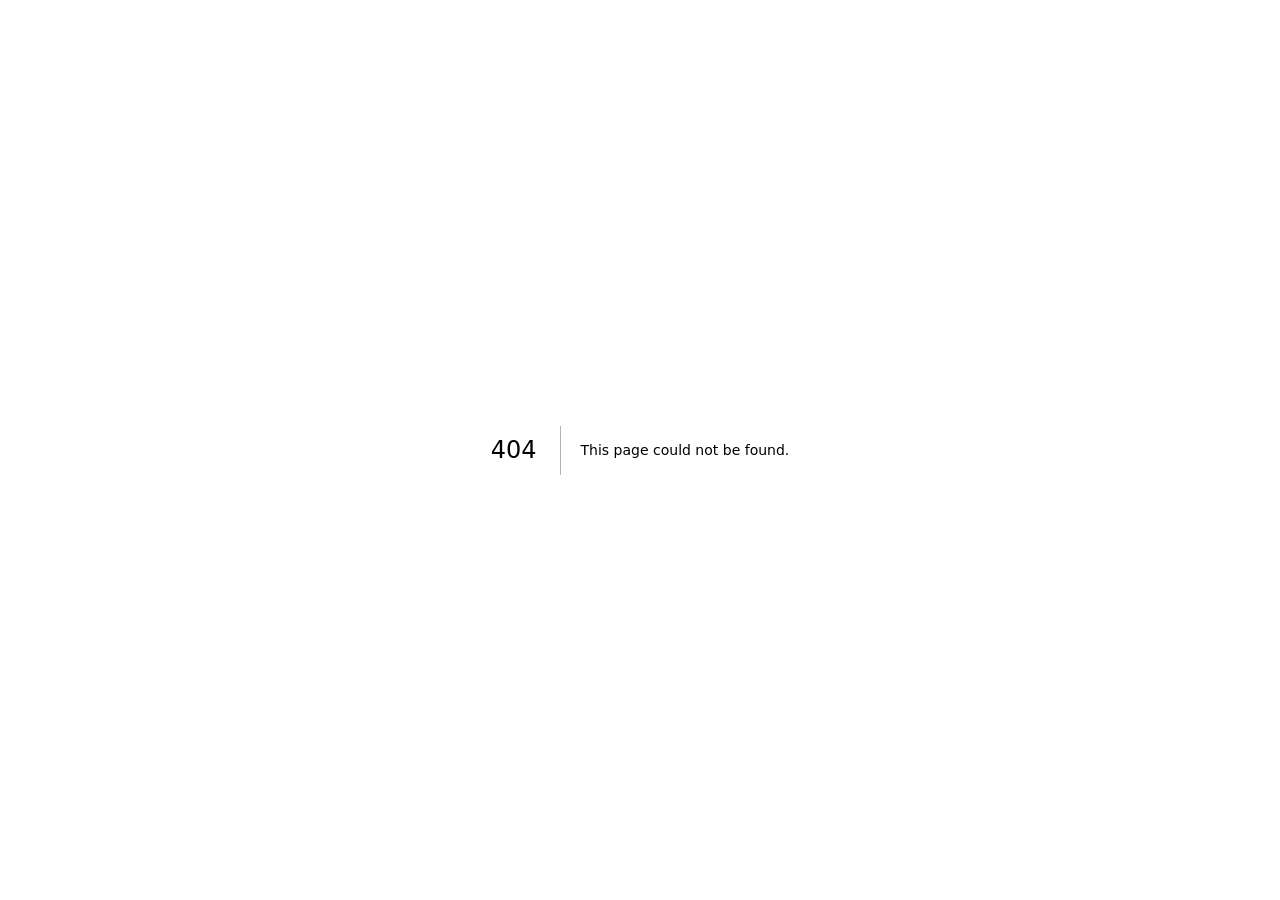
<file: 404/index.html>
<!DOCTYPE html><html lang="tr" class="dark"><head><meta charSet="utf-8"/><meta name="viewport" content="width=device-width, initial-scale=1"/><link rel="stylesheet" href="/_next/static/chunks/3ef581tff5zi_.css" data-precedence="next"/><link rel="preload" as="script" fetchPriority="low" href="/_next/static/chunks/1689bz1x6mon8.js"/><script src="/_next/static/chunks/0u0s05xt1em0-.js" async=""></script><script src="/_next/static/chunks/1obk3i7fuz2gc.js" async=""></script><script src="/_next/static/chunks/turbopack-2c3z6ofd1e3l_.js" async=""></script><script src="/_next/static/chunks/3lac4wkffprwz.js" async=""></script><script src="/_next/static/chunks/1nypjby5zjldy.js" async=""></script><meta name="robots" content="noindex"/><meta name="next-size-adjust" content=""/><title>404: This page could not be found.</title><meta name="theme-color" content="#0B0F19"/><meta name="color-scheme" content="dark"/><title>SROFilter | Silkroad Online Filter &amp; Gateway Security</title><meta name="description" content="Advanced Silkroad Online Filter, Game Server Gateway Protection, PC/IP Limit, Auto Events &amp; GM Control Panel."/><meta name="author" content="Ankara Software"/><meta name="generator" content="srofilter.com"/><meta name="keywords" content="Silkroad Online,SRO Filter,Silkroad Guard,Game Server Security,PC Limit,IP Limit,SRO Gateway Protection,Ankara Software"/><meta property="og:title" content="SROFilter | Silkroad Online Filter &amp; Protection"/><meta property="og:description" content="High-performance Silkroad Online Filter &amp; Gateway Guard. Protect your server against exploits and DDoS."/><meta property="og:url" content="https://srofilter.com/"/><meta property="og:site_name" content="SRO Filter"/><meta property="og:locale" content="tr_TR"/><meta property="og:type" content="website"/><meta name="twitter:card" content="summary_large_image"/><meta name="twitter:title" content="SROFilter | Silkroad Online Filter &amp; Protection"/><meta name="twitter:description" content="High-performance Silkroad Online Filter &amp; Gateway Guard."/><link rel="icon" href="/favicon.ico"/><script type="application/ld+json">{"@context":"https://schema.org","@type":"SoftwareApplication","name":"SRO Filter","applicationCategory":"SecurityApplication","operatingSystem":"Windows, Linux","offers":{"@type":"Offer","price":"0","priceCurrency":"USD"},"author":{"@type":"Organization","name":"Ankara Software","url":"https://ankarayazilim.org"}}</script><script src="/_next/static/chunks/0cz1d0mv5g_q7.js" noModule=""></script></head><body class="plus_jakarta_sans_d7ee2190-module__BVsWbG__variable font-sans bg-[#0B0F19] text-gray-100 antialiased min-h-screen flex flex-col"><div hidden=""><!--$--><!--/$--></div><div style="font-family:system-ui,&quot;Segoe UI&quot;,Roboto,Helvetica,Arial,sans-serif,&quot;Apple Color Emoji&quot;,&quot;Segoe UI Emoji&quot;;height:100vh;text-align:center;display:flex;flex-direction:column;align-items:center;justify-content:center"><div><style>body{color:#000;background:#fff;margin:0}.next-error-h1{border-right:1px solid rgba(0,0,0,.3)}@media (prefers-color-scheme:dark){body{color:#fff;background:#000}.next-error-h1{border-right:1px solid rgba(255,255,255,.3)}}</style><h1 class="next-error-h1" style="display:inline-block;margin:0 20px 0 0;padding:0 23px 0 0;font-size:24px;font-weight:500;vertical-align:top;line-height:49px">404</h1><div style="display:inline-block"><h2 style="font-size:14px;font-weight:400;line-height:49px;margin:0">This page could not be found.</h2></div></div></div><!--$--><!--/$--><script src="/_next/static/chunks/1689bz1x6mon8.js" id="_R_" async=""></script><script>(self.__next_f=self.__next_f||[]).push([0])</script><script>self.__next_f.push([1,"1:\"$Sreact.fragment\"\n2:I[57879,[\"/_next/static/chunks/3lac4wkffprwz.js\",\"/_next/static/chunks/1nypjby5zjldy.js\"],\"default\"]\n3:I[84341,[\"/_next/static/chunks/3lac4wkffprwz.js\",\"/_next/static/chunks/1nypjby5zjldy.js\"],\"default\"]\n4:I[38583,[\"/_next/static/chunks/3lac4wkffprwz.js\",\"/_next/static/chunks/1nypjby5zjldy.js\"],\"OutletBoundary\"]\n5:\"$Sreact.suspense\"\n8:I[38583,[\"/_next/static/chunks/3lac4wkffprwz.js\",\"/_next/static/chunks/1nypjby5zjldy.js\"],\"ViewportBoundary\"]\na:I[38583,[\"/_next/static/chunks/3lac4wkffprwz.js\",\"/_next/static/chunks/1nypjby5zjldy.js\"],\"MetadataBoundary\"]\nc:I[73042,[\"/_next/static/chunks/3lac4wkffprwz.js\",\"/_next/static/chunks/1nypjby5zjldy.js\"],\"default\",1]\n:HL[\"/_next/static/chunks/3ef581tff5zi_.css\",\"style\"]\n"])</script><script>self.__next_f.push([1,"0:{\"P\":null,\"c\":[\"\",\"_not-found\",\"\"],\"q\":\"\",\"i\":false,\"f\":[[[\"\",{\"children\":[\"/_not-found\",{\"children\":[\"__PAGE__\",{}]}]},\"$undefined\",\"$undefined\",16],[[\"$\",\"$1\",\"c\",{\"children\":[[[\"$\",\"link\",\"0\",{\"rel\":\"stylesheet\",\"href\":\"/_next/static/chunks/3ef581tff5zi_.css\",\"precedence\":\"next\",\"crossOrigin\":\"$undefined\",\"nonce\":\"$undefined\"}],[\"$\",\"script\",\"script-0\",{\"src\":\"/_next/static/chunks/3lac4wkffprwz.js\",\"async\":true,\"nonce\":\"$undefined\"}],[\"$\",\"script\",\"script-1\",{\"src\":\"/_next/static/chunks/1nypjby5zjldy.js\",\"async\":true,\"nonce\":\"$undefined\"}]],[\"$\",\"html\",null,{\"lang\":\"tr\",\"className\":\"dark\",\"suppressHydrationWarning\":true,\"children\":[[\"$\",\"head\",null,{\"children\":[\"$undefined\",[\"$\",\"script\",null,{\"type\":\"application/ld+json\",\"dangerouslySetInnerHTML\":{\"__html\":\"{\\\"@context\\\":\\\"https://schema.org\\\",\\\"@type\\\":\\\"SoftwareApplication\\\",\\\"name\\\":\\\"SRO Filter\\\",\\\"applicationCategory\\\":\\\"SecurityApplication\\\",\\\"operatingSystem\\\":\\\"Windows, Linux\\\",\\\"offers\\\":{\\\"@type\\\":\\\"Offer\\\",\\\"price\\\":\\\"0\\\",\\\"priceCurrency\\\":\\\"USD\\\"},\\\"author\\\":{\\\"@type\\\":\\\"Organization\\\",\\\"name\\\":\\\"Ankara Software\\\",\\\"url\\\":\\\"https://ankarayazilim.org\\\"}}\"}}],\"$undefined\"]}],[\"$\",\"body\",null,{\"className\":\"plus_jakarta_sans_d7ee2190-module__BVsWbG__variable font-sans bg-[#0B0F19] text-gray-100 antialiased min-h-screen flex flex-col\",\"suppressHydrationWarning\":true,\"children\":[\"$\",\"$L2\",null,{\"parallelRouterKey\":\"children\",\"error\":\"$undefined\",\"errorStyles\":\"$undefined\",\"errorScripts\":\"$undefined\",\"template\":[\"$\",\"$L3\",null,{}],\"templateStyles\":\"$undefined\",\"templateScripts\":\"$undefined\",\"notFound\":[[[\"$\",\"title\",null,{\"children\":\"404: This page could not be found.\"}],[\"$\",\"div\",null,{\"style\":{\"fontFamily\":\"system-ui,\\\"Segoe UI\\\",Roboto,Helvetica,Arial,sans-serif,\\\"Apple Color Emoji\\\",\\\"Segoe UI Emoji\\\"\",\"height\":\"100vh\",\"textAlign\":\"center\",\"display\":\"flex\",\"flexDirection\":\"column\",\"alignItems\":\"center\",\"justifyContent\":\"center\"},\"children\":[\"$\",\"div\",null,{\"children\":[[\"$\",\"style\",null,{\"dangerouslySetInnerHTML\":{\"__html\":\"body{color:#000;background:#fff;margin:0}.next-error-h1{border-right:1px solid rgba(0,0,0,.3)}@media (prefers-color-scheme:dark){body{color:#fff;background:#000}.next-error-h1{border-right:1px solid rgba(255,255,255,.3)}}\"}}],[\"$\",\"h1\",null,{\"className\":\"next-error-h1\",\"style\":{\"display\":\"inline-block\",\"margin\":\"0 20px 0 0\",\"padding\":\"0 23px 0 0\",\"fontSize\":24,\"fontWeight\":500,\"verticalAlign\":\"top\",\"lineHeight\":\"49px\"},\"children\":404}],[\"$\",\"div\",null,{\"style\":{\"display\":\"inline-block\"},\"children\":[\"$\",\"h2\",null,{\"style\":{\"fontSize\":14,\"fontWeight\":400,\"lineHeight\":\"49px\",\"margin\":0},\"children\":\"This page could not be found.\"}]}]]}]}]],[]],\"forbidden\":\"$undefined\",\"unauthorized\":\"$undefined\"}]}]]}]]}],{\"children\":[[\"$\",\"$1\",\"c\",{\"children\":[null,[\"$\",\"$L2\",null,{\"parallelRouterKey\":\"children\",\"error\":\"$undefined\",\"errorStyles\":\"$undefined\",\"errorScripts\":\"$undefined\",\"template\":[\"$\",\"$L3\",null,{}],\"templateStyles\":\"$undefined\",\"templateScripts\":\"$undefined\",\"notFound\":\"$undefined\",\"forbidden\":\"$undefined\",\"unauthorized\":\"$undefined\"}]]}],{\"children\":[[\"$\",\"$1\",\"c\",{\"children\":[[[\"$\",\"title\",null,{\"children\":\"404: This page could not be found.\"}],[\"$\",\"div\",null,{\"style\":\"$0:f:0:1:0:props:children:1:props:children:1:props:children:props:notFound:0:1:props:style\",\"children\":[\"$\",\"div\",null,{\"children\":[[\"$\",\"style\",null,{\"dangerouslySetInnerHTML\":{\"__html\":\"body{color:#000;background:#fff;margin:0}.next-error-h1{border-right:1px solid rgba(0,0,0,.3)}@media (prefers-color-scheme:dark){body{color:#fff;background:#000}.next-error-h1{border-right:1px solid rgba(255,255,255,.3)}}\"}}],[\"$\",\"h1\",null,{\"className\":\"next-error-h1\",\"style\":\"$0:f:0:1:0:props:children:1:props:children:1:props:children:props:notFound:0:1:props:children:props:children:1:props:style\",\"children\":404}],[\"$\",\"div\",null,{\"style\":\"$0:f:0:1:0:props:children:1:props:children:1:props:children:props:notFound:0:1:props:children:props:children:2:props:style\",\"children\":[\"$\",\"h2\",null,{\"style\":\"$0:f:0:1:0:props:children:1:props:children:1:props:children:props:notFound:0:1:props:children:props:children:2:props:children:props:style\",\"children\":\"This page could not be found.\"}]}]]}]}]],null,[\"$\",\"$L4\",null,{\"children\":[\"$\",\"$5\",null,{\"name\":\"Next.MetadataOutlet\",\"children\":\"$@6\"}]}]]}],{},null,false,null]},null,false,\"$@7\"]},null,false,null],[\"$\",\"$1\",\"h\",{\"children\":[[\"$\",\"meta\",null,{\"name\":\"robots\",\"content\":\"noindex\"}],[\"$\",\"$L8\",null,{\"children\":\"$L9\"}],[\"$\",\"div\",null,{\"hidden\":true,\"children\":[\"$\",\"$La\",null,{\"children\":[\"$\",\"$5\",null,{\"name\":\"Next.Metadata\",\"children\":\"$Lb\"}]}]}],[\"$\",\"meta\",null,{\"name\":\"next-size-adjust\",\"content\":\"\"}]]}],false]],\"m\":\"$undefined\",\"G\":[\"$c\",[[\"$\",\"link\",\"0\",{\"rel\":\"stylesheet\",\"href\":\"/_next/static/chunks/3ef581tff5zi_.css\",\"precedence\":\"next\",\"crossOrigin\":\"$undefined\",\"nonce\":\"$undefined\"}]]],\"S\":true,\"h\":null,\"s\":\"$undefined\",\"l\":\"$undefined\",\"p\":\"$undefined\",\"d\":\"$undefined\",\"b\":\"RTTs1FUuXr35oF3q9QZpJ\"}\n"])</script><script>self.__next_f.push([1,"d:[]\n7:\"$Wd\"\n"])</script><script>self.__next_f.push([1,"9:[[\"$\",\"meta\",\"0\",{\"charSet\":\"utf-8\"}],[\"$\",\"meta\",\"1\",{\"name\":\"viewport\",\"content\":\"width=device-width, initial-scale=1\"}],[\"$\",\"meta\",\"2\",{\"name\":\"theme-color\",\"content\":\"#0B0F19\"}],[\"$\",\"meta\",\"3\",{\"name\":\"color-scheme\",\"content\":\"dark\"}]]\n"])</script><script>self.__next_f.push([1,"e:I[88084,[\"/_next/static/chunks/3lac4wkffprwz.js\",\"/_next/static/chunks/1nypjby5zjldy.js\"],\"IconMark\"]\n6:null\n"])</script><script>self.__next_f.push([1,"b:[[\"$\",\"title\",\"0\",{\"children\":\"SROFilter | Silkroad Online Filter \u0026 Gateway Security\"}],[\"$\",\"meta\",\"1\",{\"name\":\"description\",\"content\":\"Advanced Silkroad Online Filter, Game Server Gateway Protection, PC/IP Limit, Auto Events \u0026 GM Control Panel.\"}],[\"$\",\"meta\",\"2\",{\"name\":\"author\",\"content\":\"Ankara Software\"}],[\"$\",\"meta\",\"3\",{\"name\":\"generator\",\"content\":\"srofilter.com\"}],[\"$\",\"meta\",\"4\",{\"name\":\"keywords\",\"content\":\"Silkroad Online,SRO Filter,Silkroad Guard,Game Server Security,PC Limit,IP Limit,SRO Gateway Protection,Ankara Software\"}],[\"$\",\"meta\",\"5\",{\"property\":\"og:title\",\"content\":\"SROFilter | Silkroad Online Filter \u0026 Protection\"}],[\"$\",\"meta\",\"6\",{\"property\":\"og:description\",\"content\":\"High-performance Silkroad Online Filter \u0026 Gateway Guard. Protect your server against exploits and DDoS.\"}],[\"$\",\"meta\",\"7\",{\"property\":\"og:url\",\"content\":\"https://srofilter.com/\"}],[\"$\",\"meta\",\"8\",{\"property\":\"og:site_name\",\"content\":\"SRO Filter\"}],[\"$\",\"meta\",\"9\",{\"property\":\"og:locale\",\"content\":\"tr_TR\"}],[\"$\",\"meta\",\"10\",{\"property\":\"og:type\",\"content\":\"website\"}],[\"$\",\"meta\",\"11\",{\"name\":\"twitter:card\",\"content\":\"summary_large_image\"}],[\"$\",\"meta\",\"12\",{\"name\":\"twitter:title\",\"content\":\"SROFilter | Silkroad Online Filter \u0026 Protection\"}],[\"$\",\"meta\",\"13\",{\"name\":\"twitter:description\",\"content\":\"High-performance Silkroad Online Filter \u0026 Gateway Guard.\"}],[\"$\",\"link\",\"14\",{\"rel\":\"icon\",\"href\":\"/favicon.ico\"}],[\"$\",\"$Le\",\"15\",{}]]\n"])</script></body></html>
</file>
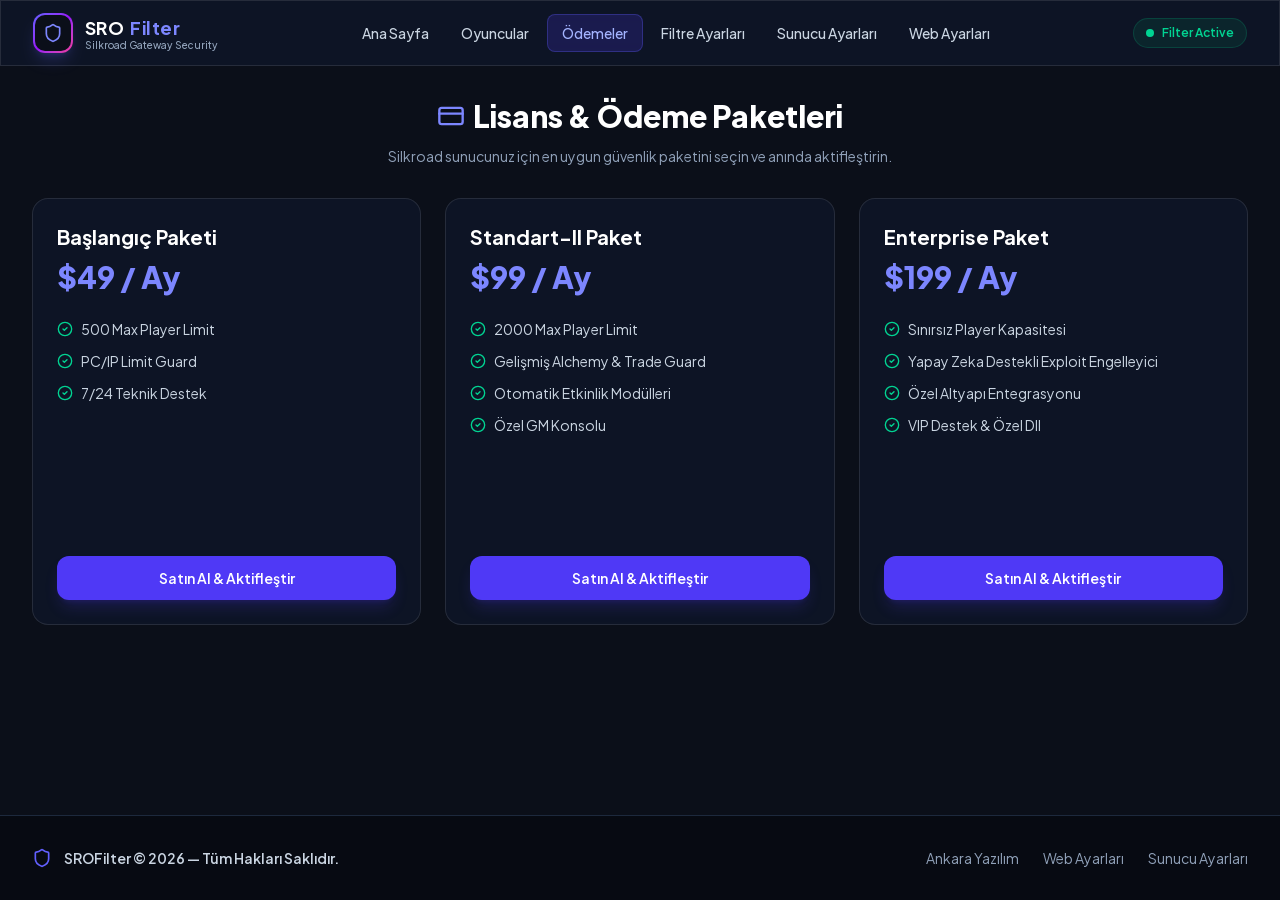
<file: payments/index.html>
<!DOCTYPE html><html lang="tr" class="dark"><head><meta charSet="utf-8"/><meta name="viewport" content="width=device-width, initial-scale=1"/><link rel="preload" href="/_next/static/media/fba5a26ea33df6a3-s.p.18rizl4rsrl42.woff2" as="font" crossorigin="" type="font/woff2"/><link rel="stylesheet" href="/_next/static/chunks/3ef581tff5zi_.css" data-precedence="next"/><link rel="preload" as="script" fetchPriority="low" href="/_next/static/chunks/1689bz1x6mon8.js"/><script src="/_next/static/chunks/0u0s05xt1em0-.js" async=""></script><script src="/_next/static/chunks/1obk3i7fuz2gc.js" async=""></script><script src="/_next/static/chunks/turbopack-2c3z6ofd1e3l_.js" async=""></script><script src="/_next/static/chunks/3lac4wkffprwz.js" async=""></script><script src="/_next/static/chunks/1nypjby5zjldy.js" async=""></script><script src="/_next/static/chunks/43xyfg2n_4jit.js" async=""></script><meta name="next-size-adjust" content=""/><meta name="theme-color" content="#0B0F19"/><meta name="color-scheme" content="dark"/><title>SROFilter | Silkroad Online Filter &amp; Gateway Security</title><meta name="description" content="Advanced Silkroad Online Filter, Game Server Gateway Protection, PC/IP Limit, Auto Events &amp; GM Control Panel."/><meta name="author" content="Ankara Software"/><meta name="generator" content="srofilter.com"/><meta name="keywords" content="Silkroad Online,SRO Filter,Silkroad Guard,Game Server Security,PC Limit,IP Limit,SRO Gateway Protection,Ankara Software"/><meta property="og:title" content="SROFilter | Silkroad Online Filter &amp; Protection"/><meta property="og:description" content="High-performance Silkroad Online Filter &amp; Gateway Guard. Protect your server against exploits and DDoS."/><meta property="og:url" content="https://srofilter.com/"/><meta property="og:site_name" content="SRO Filter"/><meta property="og:locale" content="tr_TR"/><meta property="og:type" content="website"/><meta name="twitter:card" content="summary_large_image"/><meta name="twitter:title" content="SROFilter | Silkroad Online Filter &amp; Protection"/><meta name="twitter:description" content="High-performance Silkroad Online Filter &amp; Gateway Guard."/><link rel="icon" href="/favicon.ico"/><script type="application/ld+json">{"@context":"https://schema.org","@type":"SoftwareApplication","name":"SRO Filter","applicationCategory":"SecurityApplication","operatingSystem":"Windows, Linux","offers":{"@type":"Offer","price":"0","priceCurrency":"USD"},"author":{"@type":"Organization","name":"Ankara Software","url":"https://ankarayazilim.org"}}</script><script src="/_next/static/chunks/0cz1d0mv5g_q7.js" noModule=""></script></head><body class="plus_jakarta_sans_d7ee2190-module__BVsWbG__variable font-sans bg-[#0B0F19] text-gray-100 antialiased min-h-screen flex flex-col"><div hidden=""><!--$--><!--/$--></div><div class="min-h-screen flex flex-col bg-[#0B0F19]"><header class="sticky top-0 z-50 glass-panel border-b border-slate-800 bg-[#0B0F19]/80 backdrop-blur-md"><div class="max-w-7xl mx-auto px-4 sm:px-6 lg:px-8"><div class="flex items-center justify-between h-16"><a class="flex items-center space-x-3 group" href="/"><div class="w-10 h-10 rounded-xl bg-gradient-to-br from-indigo-500 via-purple-600 to-pink-500 p-0.5 flex items-center justify-center shadow-lg shadow-indigo-500/20 group-hover:scale-105 transition-transform"><div class="w-full h-full bg-[#0B0F19] rounded-[10px] flex items-center justify-center"><svg xmlns="http://www.w3.org/2000/svg" width="24" height="24" viewBox="0 0 24 24" fill="none" stroke="currentColor" stroke-width="2" stroke-linecap="round" stroke-linejoin="round" class="lucide lucide-shield w-5 h-5 text-indigo-400" aria-hidden="true"><path d="M20 13c0 5-3.5 7.5-7.66 8.95a1 1 0 0 1-.67-.01C7.5 20.5 4 18 4 13V6a1 1 0 0 1 1-1c2 0 4.5-1.2 6.24-2.72a1.17 1.17 0 0 1 1.52 0C14.51 3.81 17 5 19 5a1 1 0 0 1 1 1z"></path></svg></div></div><div class="flex flex-col"><span class="font-bold text-lg text-white tracking-wide flex items-center gap-1.5">SRO<span class="text-indigo-400">Filter</span></span><span class="text-[10px] text-slate-400 font-medium -mt-1">Silkroad Gateway Security</span></div></a><nav class="hidden md:flex items-center space-x-1"><a class="px-3.5 py-2 rounded-lg text-sm font-medium transition-colors text-slate-300 hover:text-white hover:bg-slate-800/60" href="/">Ana Sayfa</a><a class="px-3.5 py-2 rounded-lg text-sm font-medium transition-colors text-slate-300 hover:text-white hover:bg-slate-800/60" href="/players/">Oyuncular</a><a class="px-3.5 py-2 rounded-lg text-sm font-medium transition-colors bg-indigo-600/20 text-indigo-300 border border-indigo-500/30" href="/payments/">Ödemeler</a><a class="px-3.5 py-2 rounded-lg text-sm font-medium transition-colors text-slate-300 hover:text-white hover:bg-slate-800/60" href="/#filter-settings">Filtre Ayarları</a><a class="px-3.5 py-2 rounded-lg text-sm font-medium transition-colors text-slate-300 hover:text-white hover:bg-slate-800/60" href="/server-settings/">Sunucu Ayarları</a><a class="px-3.5 py-2 rounded-lg text-sm font-medium transition-colors text-slate-300 hover:text-white hover:bg-slate-800/60" href="/web-settings/">Web Ayarları</a></nav><div class="hidden sm:flex items-center space-x-3"><div class="flex items-center space-x-2 px-3 py-1.5 rounded-full bg-emerald-500/10 border border-emerald-500/20 text-emerald-400 text-xs font-semibold"><span class="w-2 h-2 rounded-full bg-emerald-400 animate-pulse"></span><span>Filter Active</span></div></div><div class="md:hidden"><button class="p-2 rounded-lg text-slate-400 hover:text-white hover:bg-slate-800 focus:outline-none"><svg xmlns="http://www.w3.org/2000/svg" width="24" height="24" viewBox="0 0 24 24" fill="none" stroke="currentColor" stroke-width="2" stroke-linecap="round" stroke-linejoin="round" class="lucide lucide-menu w-6 h-6" aria-hidden="true"><path d="M4 5h16"></path><path d="M4 12h16"></path><path d="M4 19h16"></path></svg></button></div></div></div></header><main class="flex-1 max-w-7xl w-full mx-auto px-4 sm:px-6 lg:px-8 py-8 space-y-8"><div class="text-center max-w-2xl mx-auto space-y-3"><h1 class="text-3xl font-extrabold text-white flex items-center justify-center gap-2"><svg xmlns="http://www.w3.org/2000/svg" width="24" height="24" viewBox="0 0 24 24" fill="none" stroke="currentColor" stroke-width="2" stroke-linecap="round" stroke-linejoin="round" class="lucide lucide-credit-card w-7 h-7 text-indigo-400" aria-hidden="true"><rect width="20" height="14" x="2" y="5" rx="2"></rect><line x1="2" x2="22" y1="10" y2="10"></line></svg>Lisans &amp; Ödeme Paketleri</h1><p class="text-slate-400 text-sm">Silkroad sunucunuz için en uygun güvenlik paketini seçin ve anında aktifleştirin.</p></div><div class="grid grid-cols-1 md:grid-cols-3 gap-6"><div class="glass-panel p-6 rounded-2xl border border-slate-800 flex flex-col justify-between hover:border-indigo-500/50 transition"><div><h3 class="text-xl font-bold text-white mb-2">Başlangıç Paketi</h3><div class="text-3xl font-extrabold text-indigo-400 mb-6">$49 / Ay</div><ul class="space-y-3 text-sm text-slate-300 mb-6"><li class="flex items-center gap-2"><svg xmlns="http://www.w3.org/2000/svg" width="24" height="24" viewBox="0 0 24 24" fill="none" stroke="currentColor" stroke-width="2" stroke-linecap="round" stroke-linejoin="round" class="lucide lucide-circle-check w-4 h-4 text-emerald-400 shrink-0" aria-hidden="true"><circle cx="12" cy="12" r="10"></circle><path d="m9 12 2 2 4-4"></path></svg><span>500 Max Player Limit</span></li><li class="flex items-center gap-2"><svg xmlns="http://www.w3.org/2000/svg" width="24" height="24" viewBox="0 0 24 24" fill="none" stroke="currentColor" stroke-width="2" stroke-linecap="round" stroke-linejoin="round" class="lucide lucide-circle-check w-4 h-4 text-emerald-400 shrink-0" aria-hidden="true"><circle cx="12" cy="12" r="10"></circle><path d="m9 12 2 2 4-4"></path></svg><span>PC/IP Limit Guard</span></li><li class="flex items-center gap-2"><svg xmlns="http://www.w3.org/2000/svg" width="24" height="24" viewBox="0 0 24 24" fill="none" stroke="currentColor" stroke-width="2" stroke-linecap="round" stroke-linejoin="round" class="lucide lucide-circle-check w-4 h-4 text-emerald-400 shrink-0" aria-hidden="true"><circle cx="12" cy="12" r="10"></circle><path d="m9 12 2 2 4-4"></path></svg><span>7/24 Teknik Destek</span></li></ul></div><div><div class="my-4 flex flex-col items-center justify-center "><div id="cf-turnstile" style="width:300px;height:65px"></div></div><button class="w-full py-3 rounded-xl bg-indigo-600 hover:bg-indigo-500 text-white font-semibold text-sm transition shadow-lg shadow-indigo-600/20">Satın Al &amp; Aktifleştir</button></div></div><div class="glass-panel p-6 rounded-2xl border border-slate-800 flex flex-col justify-between hover:border-indigo-500/50 transition"><div><h3 class="text-xl font-bold text-white mb-2">Standart-II Paket</h3><div class="text-3xl font-extrabold text-indigo-400 mb-6">$99 / Ay</div><ul class="space-y-3 text-sm text-slate-300 mb-6"><li class="flex items-center gap-2"><svg xmlns="http://www.w3.org/2000/svg" width="24" height="24" viewBox="0 0 24 24" fill="none" stroke="currentColor" stroke-width="2" stroke-linecap="round" stroke-linejoin="round" class="lucide lucide-circle-check w-4 h-4 text-emerald-400 shrink-0" aria-hidden="true"><circle cx="12" cy="12" r="10"></circle><path d="m9 12 2 2 4-4"></path></svg><span>2000 Max Player Limit</span></li><li class="flex items-center gap-2"><svg xmlns="http://www.w3.org/2000/svg" width="24" height="24" viewBox="0 0 24 24" fill="none" stroke="currentColor" stroke-width="2" stroke-linecap="round" stroke-linejoin="round" class="lucide lucide-circle-check w-4 h-4 text-emerald-400 shrink-0" aria-hidden="true"><circle cx="12" cy="12" r="10"></circle><path d="m9 12 2 2 4-4"></path></svg><span>Gelişmiş Alchemy &amp; Trade Guard</span></li><li class="flex items-center gap-2"><svg xmlns="http://www.w3.org/2000/svg" width="24" height="24" viewBox="0 0 24 24" fill="none" stroke="currentColor" stroke-width="2" stroke-linecap="round" stroke-linejoin="round" class="lucide lucide-circle-check w-4 h-4 text-emerald-400 shrink-0" aria-hidden="true"><circle cx="12" cy="12" r="10"></circle><path d="m9 12 2 2 4-4"></path></svg><span>Otomatik Etkinlik Modülleri</span></li><li class="flex items-center gap-2"><svg xmlns="http://www.w3.org/2000/svg" width="24" height="24" viewBox="0 0 24 24" fill="none" stroke="currentColor" stroke-width="2" stroke-linecap="round" stroke-linejoin="round" class="lucide lucide-circle-check w-4 h-4 text-emerald-400 shrink-0" aria-hidden="true"><circle cx="12" cy="12" r="10"></circle><path d="m9 12 2 2 4-4"></path></svg><span>Özel GM Konsolu</span></li></ul></div><div><div class="my-4 flex flex-col items-center justify-center "><div id="cf-turnstile" style="width:300px;height:65px"></div></div><button class="w-full py-3 rounded-xl bg-indigo-600 hover:bg-indigo-500 text-white font-semibold text-sm transition shadow-lg shadow-indigo-600/20">Satın Al &amp; Aktifleştir</button></div></div><div class="glass-panel p-6 rounded-2xl border border-slate-800 flex flex-col justify-between hover:border-indigo-500/50 transition"><div><h3 class="text-xl font-bold text-white mb-2">Enterprise Paket</h3><div class="text-3xl font-extrabold text-indigo-400 mb-6">$199 / Ay</div><ul class="space-y-3 text-sm text-slate-300 mb-6"><li class="flex items-center gap-2"><svg xmlns="http://www.w3.org/2000/svg" width="24" height="24" viewBox="0 0 24 24" fill="none" stroke="currentColor" stroke-width="2" stroke-linecap="round" stroke-linejoin="round" class="lucide lucide-circle-check w-4 h-4 text-emerald-400 shrink-0" aria-hidden="true"><circle cx="12" cy="12" r="10"></circle><path d="m9 12 2 2 4-4"></path></svg><span>Sınırsız Player Kapasitesi</span></li><li class="flex items-center gap-2"><svg xmlns="http://www.w3.org/2000/svg" width="24" height="24" viewBox="0 0 24 24" fill="none" stroke="currentColor" stroke-width="2" stroke-linecap="round" stroke-linejoin="round" class="lucide lucide-circle-check w-4 h-4 text-emerald-400 shrink-0" aria-hidden="true"><circle cx="12" cy="12" r="10"></circle><path d="m9 12 2 2 4-4"></path></svg><span>Yapay Zeka Destekli Exploit Engelleyici</span></li><li class="flex items-center gap-2"><svg xmlns="http://www.w3.org/2000/svg" width="24" height="24" viewBox="0 0 24 24" fill="none" stroke="currentColor" stroke-width="2" stroke-linecap="round" stroke-linejoin="round" class="lucide lucide-circle-check w-4 h-4 text-emerald-400 shrink-0" aria-hidden="true"><circle cx="12" cy="12" r="10"></circle><path d="m9 12 2 2 4-4"></path></svg><span>Özel Altyapı Entegrasyonu</span></li><li class="flex items-center gap-2"><svg xmlns="http://www.w3.org/2000/svg" width="24" height="24" viewBox="0 0 24 24" fill="none" stroke="currentColor" stroke-width="2" stroke-linecap="round" stroke-linejoin="round" class="lucide lucide-circle-check w-4 h-4 text-emerald-400 shrink-0" aria-hidden="true"><circle cx="12" cy="12" r="10"></circle><path d="m9 12 2 2 4-4"></path></svg><span>VIP Destek &amp; Özel Dll</span></li></ul></div><div><div class="my-4 flex flex-col items-center justify-center "><div id="cf-turnstile" style="width:300px;height:65px"></div></div><button class="w-full py-3 rounded-xl bg-indigo-600 hover:bg-indigo-500 text-white font-semibold text-sm transition shadow-lg shadow-indigo-600/20">Satın Al &amp; Aktifleştir</button></div></div></div></main><footer class="mt-auto border-t border-slate-800 bg-[#070A12] text-slate-400 py-8"><div class="max-w-7xl mx-auto px-4 sm:px-6 lg:px-8"><div class="flex flex-col md:flex-row items-center justify-between gap-4"><div class="flex items-center space-x-3"><svg xmlns="http://www.w3.org/2000/svg" width="24" height="24" viewBox="0 0 24 24" fill="none" stroke="currentColor" stroke-width="2" stroke-linecap="round" stroke-linejoin="round" class="lucide lucide-shield w-5 h-5 text-indigo-500" aria-hidden="true"><path d="M20 13c0 5-3.5 7.5-7.66 8.95a1 1 0 0 1-.67-.01C7.5 20.5 4 18 4 13V6a1 1 0 0 1 1-1c2 0 4.5-1.2 6.24-2.72a1.17 1.17 0 0 1 1.52 0C14.51 3.81 17 5 19 5a1 1 0 0 1 1 1z"></path></svg><span class="text-sm font-semibold text-slate-300">SROFilter © <!-- -->2026<!-- --> — Tüm Hakları Saklıdır.</span></div><div class="flex items-center space-x-6 text-sm"><a target="_blank" class="hover:text-indigo-400 transition-colors" href="https://ankarayazilim.org">Ankara Yazılım</a><a class="hover:text-indigo-400 transition-colors" href="/web-settings/">Web Ayarları</a><a class="hover:text-indigo-400 transition-colors" href="/server-settings/">Sunucu Ayarları</a></div></div></div></footer></div><!--$--><!--/$--><script src="/_next/static/chunks/1689bz1x6mon8.js" id="_R_" async=""></script><script>(self.__next_f=self.__next_f||[]).push([0])</script><script>self.__next_f.push([1,"1:\"$Sreact.fragment\"\n2:I[57879,[\"/_next/static/chunks/3lac4wkffprwz.js\",\"/_next/static/chunks/1nypjby5zjldy.js\"],\"default\"]\n3:I[84341,[\"/_next/static/chunks/3lac4wkffprwz.js\",\"/_next/static/chunks/1nypjby5zjldy.js\"],\"default\"]\n4:I[26726,[\"/_next/static/chunks/3lac4wkffprwz.js\",\"/_next/static/chunks/1nypjby5zjldy.js\"],\"ClientPageRoot\"]\n5:I[16577,[\"/_next/static/chunks/3lac4wkffprwz.js\",\"/_next/static/chunks/1nypjby5zjldy.js\",\"/_next/static/chunks/43xyfg2n_4jit.js\"],\"default\"]\n8:I[38583,[\"/_next/static/chunks/3lac4wkffprwz.js\",\"/_next/static/chunks/1nypjby5zjldy.js\"],\"OutletBoundary\"]\n9:\"$Sreact.suspense\"\nc:I[38583,[\"/_next/static/chunks/3lac4wkffprwz.js\",\"/_next/static/chunks/1nypjby5zjldy.js\"],\"ViewportBoundary\"]\ne:I[38583,[\"/_next/static/chunks/3lac4wkffprwz.js\",\"/_next/static/chunks/1nypjby5zjldy.js\"],\"MetadataBoundary\"]\n10:I[73042,[\"/_next/static/chunks/3lac4wkffprwz.js\",\"/_next/static/chunks/1nypjby5zjldy.js\"],\"default\",1]\n:HL[\"/_next/static/chunks/3ef581tff5zi_.css\",\"style\"]\n:HL[\"/_next/static/media/fba5a26ea33df6a3-s.p.18rizl4rsrl42.woff2\",\"font\",{\"crossOrigin\":\"\",\"type\":\"font/woff2\"}]\n"])</script><script>self.__next_f.push([1,"0:{\"P\":null,\"c\":[\"\",\"payments\",\"\"],\"q\":\"\",\"i\":false,\"f\":[[[\"\",{\"children\":[\"payments\",{\"children\":[\"__PAGE__\",{}]}]},\"$undefined\",\"$undefined\",16],[[\"$\",\"$1\",\"c\",{\"children\":[[[\"$\",\"link\",\"0\",{\"rel\":\"stylesheet\",\"href\":\"/_next/static/chunks/3ef581tff5zi_.css\",\"precedence\":\"next\",\"crossOrigin\":\"$undefined\",\"nonce\":\"$undefined\"}],[\"$\",\"script\",\"script-0\",{\"src\":\"/_next/static/chunks/3lac4wkffprwz.js\",\"async\":true,\"nonce\":\"$undefined\"}],[\"$\",\"script\",\"script-1\",{\"src\":\"/_next/static/chunks/1nypjby5zjldy.js\",\"async\":true,\"nonce\":\"$undefined\"}]],[\"$\",\"html\",null,{\"lang\":\"tr\",\"className\":\"dark\",\"suppressHydrationWarning\":true,\"children\":[[\"$\",\"head\",null,{\"children\":[\"$undefined\",[\"$\",\"script\",null,{\"type\":\"application/ld+json\",\"dangerouslySetInnerHTML\":{\"__html\":\"{\\\"@context\\\":\\\"https://schema.org\\\",\\\"@type\\\":\\\"SoftwareApplication\\\",\\\"name\\\":\\\"SRO Filter\\\",\\\"applicationCategory\\\":\\\"SecurityApplication\\\",\\\"operatingSystem\\\":\\\"Windows, Linux\\\",\\\"offers\\\":{\\\"@type\\\":\\\"Offer\\\",\\\"price\\\":\\\"0\\\",\\\"priceCurrency\\\":\\\"USD\\\"},\\\"author\\\":{\\\"@type\\\":\\\"Organization\\\",\\\"name\\\":\\\"Ankara Software\\\",\\\"url\\\":\\\"https://ankarayazilim.org\\\"}}\"}}],\"$undefined\"]}],[\"$\",\"body\",null,{\"className\":\"plus_jakarta_sans_d7ee2190-module__BVsWbG__variable font-sans bg-[#0B0F19] text-gray-100 antialiased min-h-screen flex flex-col\",\"suppressHydrationWarning\":true,\"children\":[\"$\",\"$L2\",null,{\"parallelRouterKey\":\"children\",\"error\":\"$undefined\",\"errorStyles\":\"$undefined\",\"errorScripts\":\"$undefined\",\"template\":[\"$\",\"$L3\",null,{}],\"templateStyles\":\"$undefined\",\"templateScripts\":\"$undefined\",\"notFound\":[[[\"$\",\"title\",null,{\"children\":\"404: This page could not be found.\"}],[\"$\",\"div\",null,{\"style\":{\"fontFamily\":\"system-ui,\\\"Segoe UI\\\",Roboto,Helvetica,Arial,sans-serif,\\\"Apple Color Emoji\\\",\\\"Segoe UI Emoji\\\"\",\"height\":\"100vh\",\"textAlign\":\"center\",\"display\":\"flex\",\"flexDirection\":\"column\",\"alignItems\":\"center\",\"justifyContent\":\"center\"},\"children\":[\"$\",\"div\",null,{\"children\":[[\"$\",\"style\",null,{\"dangerouslySetInnerHTML\":{\"__html\":\"body{color:#000;background:#fff;margin:0}.next-error-h1{border-right:1px solid rgba(0,0,0,.3)}@media (prefers-color-scheme:dark){body{color:#fff;background:#000}.next-error-h1{border-right:1px solid rgba(255,255,255,.3)}}\"}}],[\"$\",\"h1\",null,{\"className\":\"next-error-h1\",\"style\":{\"display\":\"inline-block\",\"margin\":\"0 20px 0 0\",\"padding\":\"0 23px 0 0\",\"fontSize\":24,\"fontWeight\":500,\"verticalAlign\":\"top\",\"lineHeight\":\"49px\"},\"children\":404}],[\"$\",\"div\",null,{\"style\":{\"display\":\"inline-block\"},\"children\":[\"$\",\"h2\",null,{\"style\":{\"fontSize\":14,\"fontWeight\":400,\"lineHeight\":\"49px\",\"margin\":0},\"children\":\"This page could not be found.\"}]}]]}]}]],[]],\"forbidden\":\"$undefined\",\"unauthorized\":\"$undefined\"}]}]]}]]}],{\"children\":[[\"$\",\"$1\",\"c\",{\"children\":[null,[\"$\",\"$L2\",null,{\"parallelRouterKey\":\"children\",\"error\":\"$undefined\",\"errorStyles\":\"$undefined\",\"errorScripts\":\"$undefined\",\"template\":[\"$\",\"$L3\",null,{}],\"templateStyles\":\"$undefined\",\"templateScripts\":\"$undefined\",\"notFound\":\"$undefined\",\"forbidden\":\"$undefined\",\"unauthorized\":\"$undefined\"}]]}],{\"children\":[[\"$\",\"$1\",\"c\",{\"children\":[[\"$\",\"$L4\",null,{\"Component\":\"$5\",\"serverProvidedParams\":{\"searchParams\":{},\"params\":{},\"promises\":[\"$@6\",\"$@7\"]}}],[[\"$\",\"script\",\"script-0\",{\"src\":\"/_next/static/chunks/43xyfg2n_4jit.js\",\"async\":true,\"nonce\":\"$undefined\"}]],[\"$\",\"$L8\",null,{\"children\":[\"$\",\"$9\",null,{\"name\":\"Next.MetadataOutlet\",\"children\":\"$@a\"}]}]]}],{},null,false,null]},null,false,\"$@b\"]},null,false,null],[\"$\",\"$1\",\"h\",{\"children\":[null,[\"$\",\"$Lc\",null,{\"children\":\"$Ld\"}],[\"$\",\"div\",null,{\"hidden\":true,\"children\":[\"$\",\"$Le\",null,{\"children\":[\"$\",\"$9\",null,{\"name\":\"Next.Metadata\",\"children\":\"$Lf\"}]}]}],[\"$\",\"meta\",null,{\"name\":\"next-size-adjust\",\"content\":\"\"}]]}],false]],\"m\":\"$undefined\",\"G\":[\"$10\",[[\"$\",\"link\",\"0\",{\"rel\":\"stylesheet\",\"href\":\"/_next/static/chunks/3ef581tff5zi_.css\",\"precedence\":\"next\",\"crossOrigin\":\"$undefined\",\"nonce\":\"$undefined\"}]]],\"S\":true,\"h\":null,\"s\":\"$undefined\",\"l\":\"$undefined\",\"p\":\"$undefined\",\"d\":\"$undefined\",\"b\":\"RTTs1FUuXr35oF3q9QZpJ\"}\n"])</script><script>self.__next_f.push([1,"11:[]\nb:\"$W11\"\n6:{}\n7:\"$0:f:0:1:1:children:1:children:0:props:children:0:props:serverProvidedParams:params\"\n"])</script><script>self.__next_f.push([1,"d:[[\"$\",\"meta\",\"0\",{\"charSet\":\"utf-8\"}],[\"$\",\"meta\",\"1\",{\"name\":\"viewport\",\"content\":\"width=device-width, initial-scale=1\"}],[\"$\",\"meta\",\"2\",{\"name\":\"theme-color\",\"content\":\"#0B0F19\"}],[\"$\",\"meta\",\"3\",{\"name\":\"color-scheme\",\"content\":\"dark\"}]]\n"])</script><script>self.__next_f.push([1,"12:I[88084,[\"/_next/static/chunks/3lac4wkffprwz.js\",\"/_next/static/chunks/1nypjby5zjldy.js\"],\"IconMark\"]\na:null\n"])</script><script>self.__next_f.push([1,"f:[[\"$\",\"title\",\"0\",{\"children\":\"SROFilter | Silkroad Online Filter \u0026 Gateway Security\"}],[\"$\",\"meta\",\"1\",{\"name\":\"description\",\"content\":\"Advanced Silkroad Online Filter, Game Server Gateway Protection, PC/IP Limit, Auto Events \u0026 GM Control Panel.\"}],[\"$\",\"meta\",\"2\",{\"name\":\"author\",\"content\":\"Ankara Software\"}],[\"$\",\"meta\",\"3\",{\"name\":\"generator\",\"content\":\"srofilter.com\"}],[\"$\",\"meta\",\"4\",{\"name\":\"keywords\",\"content\":\"Silkroad Online,SRO Filter,Silkroad Guard,Game Server Security,PC Limit,IP Limit,SRO Gateway Protection,Ankara Software\"}],[\"$\",\"meta\",\"5\",{\"property\":\"og:title\",\"content\":\"SROFilter | Silkroad Online Filter \u0026 Protection\"}],[\"$\",\"meta\",\"6\",{\"property\":\"og:description\",\"content\":\"High-performance Silkroad Online Filter \u0026 Gateway Guard. Protect your server against exploits and DDoS.\"}],[\"$\",\"meta\",\"7\",{\"property\":\"og:url\",\"content\":\"https://srofilter.com/\"}],[\"$\",\"meta\",\"8\",{\"property\":\"og:site_name\",\"content\":\"SRO Filter\"}],[\"$\",\"meta\",\"9\",{\"property\":\"og:locale\",\"content\":\"tr_TR\"}],[\"$\",\"meta\",\"10\",{\"property\":\"og:type\",\"content\":\"website\"}],[\"$\",\"meta\",\"11\",{\"name\":\"twitter:card\",\"content\":\"summary_large_image\"}],[\"$\",\"meta\",\"12\",{\"name\":\"twitter:title\",\"content\":\"SROFilter | Silkroad Online Filter \u0026 Protection\"}],[\"$\",\"meta\",\"13\",{\"name\":\"twitter:description\",\"content\":\"High-performance Silkroad Online Filter \u0026 Gateway Guard.\"}],[\"$\",\"link\",\"14\",{\"rel\":\"icon\",\"href\":\"/favicon.ico\"}],[\"$\",\"$L12\",\"15\",{}]]\n"])</script></body></html>
</file>
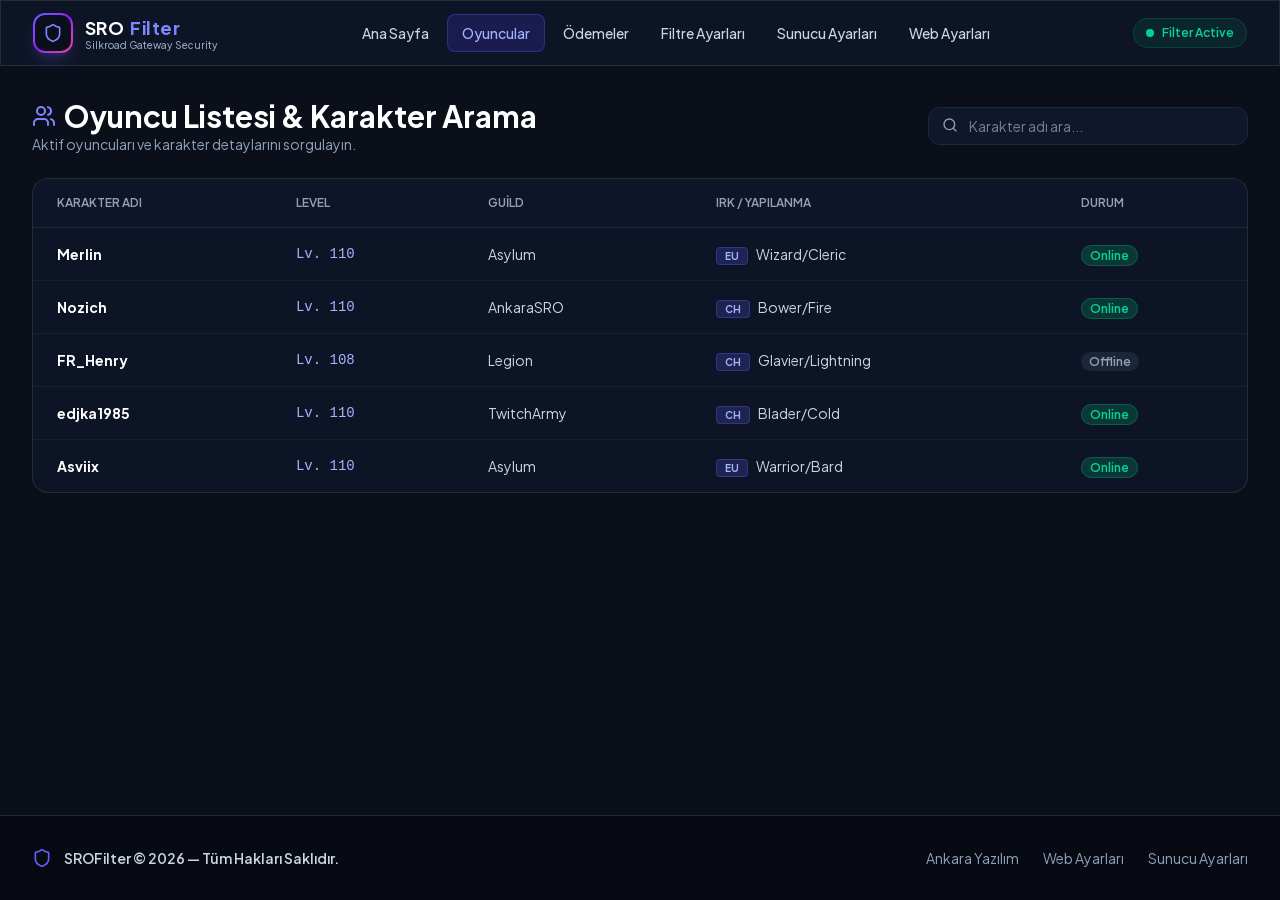
<file: players/index.html>
<!DOCTYPE html><html lang="tr" class="dark"><head><meta charSet="utf-8"/><meta name="viewport" content="width=device-width, initial-scale=1"/><link rel="preload" href="/_next/static/media/fba5a26ea33df6a3-s.p.18rizl4rsrl42.woff2" as="font" crossorigin="" type="font/woff2"/><link rel="stylesheet" href="/_next/static/chunks/3ef581tff5zi_.css" data-precedence="next"/><link rel="preload" as="script" fetchPriority="low" href="/_next/static/chunks/1689bz1x6mon8.js"/><script src="/_next/static/chunks/0u0s05xt1em0-.js" async=""></script><script src="/_next/static/chunks/1obk3i7fuz2gc.js" async=""></script><script src="/_next/static/chunks/turbopack-2c3z6ofd1e3l_.js" async=""></script><script src="/_next/static/chunks/3lac4wkffprwz.js" async=""></script><script src="/_next/static/chunks/1nypjby5zjldy.js" async=""></script><script src="/_next/static/chunks/2rodvpe6dknvo.js" async=""></script><meta name="next-size-adjust" content=""/><meta name="theme-color" content="#0B0F19"/><meta name="color-scheme" content="dark"/><title>SROFilter | Silkroad Online Filter &amp; Gateway Security</title><meta name="description" content="Advanced Silkroad Online Filter, Game Server Gateway Protection, PC/IP Limit, Auto Events &amp; GM Control Panel."/><meta name="author" content="Ankara Software"/><meta name="generator" content="srofilter.com"/><meta name="keywords" content="Silkroad Online,SRO Filter,Silkroad Guard,Game Server Security,PC Limit,IP Limit,SRO Gateway Protection,Ankara Software"/><meta property="og:title" content="SROFilter | Silkroad Online Filter &amp; Protection"/><meta property="og:description" content="High-performance Silkroad Online Filter &amp; Gateway Guard. Protect your server against exploits and DDoS."/><meta property="og:url" content="https://srofilter.com/"/><meta property="og:site_name" content="SRO Filter"/><meta property="og:locale" content="tr_TR"/><meta property="og:type" content="website"/><meta name="twitter:card" content="summary_large_image"/><meta name="twitter:title" content="SROFilter | Silkroad Online Filter &amp; Protection"/><meta name="twitter:description" content="High-performance Silkroad Online Filter &amp; Gateway Guard."/><link rel="icon" href="/favicon.ico"/><script type="application/ld+json">{"@context":"https://schema.org","@type":"SoftwareApplication","name":"SRO Filter","applicationCategory":"SecurityApplication","operatingSystem":"Windows, Linux","offers":{"@type":"Offer","price":"0","priceCurrency":"USD"},"author":{"@type":"Organization","name":"Ankara Software","url":"https://ankarayazilim.org"}}</script><script src="/_next/static/chunks/0cz1d0mv5g_q7.js" noModule=""></script></head><body class="plus_jakarta_sans_d7ee2190-module__BVsWbG__variable font-sans bg-[#0B0F19] text-gray-100 antialiased min-h-screen flex flex-col"><div hidden=""><!--$--><!--/$--></div><div class="min-h-screen flex flex-col bg-[#0B0F19]"><header class="sticky top-0 z-50 glass-panel border-b border-slate-800 bg-[#0B0F19]/80 backdrop-blur-md"><div class="max-w-7xl mx-auto px-4 sm:px-6 lg:px-8"><div class="flex items-center justify-between h-16"><a class="flex items-center space-x-3 group" href="/"><div class="w-10 h-10 rounded-xl bg-gradient-to-br from-indigo-500 via-purple-600 to-pink-500 p-0.5 flex items-center justify-center shadow-lg shadow-indigo-500/20 group-hover:scale-105 transition-transform"><div class="w-full h-full bg-[#0B0F19] rounded-[10px] flex items-center justify-center"><svg xmlns="http://www.w3.org/2000/svg" width="24" height="24" viewBox="0 0 24 24" fill="none" stroke="currentColor" stroke-width="2" stroke-linecap="round" stroke-linejoin="round" class="lucide lucide-shield w-5 h-5 text-indigo-400" aria-hidden="true"><path d="M20 13c0 5-3.5 7.5-7.66 8.95a1 1 0 0 1-.67-.01C7.5 20.5 4 18 4 13V6a1 1 0 0 1 1-1c2 0 4.5-1.2 6.24-2.72a1.17 1.17 0 0 1 1.52 0C14.51 3.81 17 5 19 5a1 1 0 0 1 1 1z"></path></svg></div></div><div class="flex flex-col"><span class="font-bold text-lg text-white tracking-wide flex items-center gap-1.5">SRO<span class="text-indigo-400">Filter</span></span><span class="text-[10px] text-slate-400 font-medium -mt-1">Silkroad Gateway Security</span></div></a><nav class="hidden md:flex items-center space-x-1"><a class="px-3.5 py-2 rounded-lg text-sm font-medium transition-colors text-slate-300 hover:text-white hover:bg-slate-800/60" href="/">Ana Sayfa</a><a class="px-3.5 py-2 rounded-lg text-sm font-medium transition-colors bg-indigo-600/20 text-indigo-300 border border-indigo-500/30" href="/players/">Oyuncular</a><a class="px-3.5 py-2 rounded-lg text-sm font-medium transition-colors text-slate-300 hover:text-white hover:bg-slate-800/60" href="/payments/">Ödemeler</a><a class="px-3.5 py-2 rounded-lg text-sm font-medium transition-colors text-slate-300 hover:text-white hover:bg-slate-800/60" href="/#filter-settings">Filtre Ayarları</a><a class="px-3.5 py-2 rounded-lg text-sm font-medium transition-colors text-slate-300 hover:text-white hover:bg-slate-800/60" href="/server-settings/">Sunucu Ayarları</a><a class="px-3.5 py-2 rounded-lg text-sm font-medium transition-colors text-slate-300 hover:text-white hover:bg-slate-800/60" href="/web-settings/">Web Ayarları</a></nav><div class="hidden sm:flex items-center space-x-3"><div class="flex items-center space-x-2 px-3 py-1.5 rounded-full bg-emerald-500/10 border border-emerald-500/20 text-emerald-400 text-xs font-semibold"><span class="w-2 h-2 rounded-full bg-emerald-400 animate-pulse"></span><span>Filter Active</span></div></div><div class="md:hidden"><button class="p-2 rounded-lg text-slate-400 hover:text-white hover:bg-slate-800 focus:outline-none"><svg xmlns="http://www.w3.org/2000/svg" width="24" height="24" viewBox="0 0 24 24" fill="none" stroke="currentColor" stroke-width="2" stroke-linecap="round" stroke-linejoin="round" class="lucide lucide-menu w-6 h-6" aria-hidden="true"><path d="M4 5h16"></path><path d="M4 12h16"></path><path d="M4 19h16"></path></svg></button></div></div></div></header><main class="flex-1 max-w-7xl w-full mx-auto px-4 sm:px-6 lg:px-8 py-8 space-y-6"><div class="flex flex-col sm:flex-row sm:items-center justify-between gap-4"><div><h1 class="text-2xl sm:text-3xl font-bold text-white flex items-center gap-2"><svg xmlns="http://www.w3.org/2000/svg" width="24" height="24" viewBox="0 0 24 24" fill="none" stroke="currentColor" stroke-width="2" stroke-linecap="round" stroke-linejoin="round" class="lucide lucide-users w-6 h-6 text-indigo-400" aria-hidden="true"><path d="M16 21v-2a4 4 0 0 0-4-4H6a4 4 0 0 0-4 4v2"></path><path d="M16 3.128a4 4 0 0 1 0 7.744"></path><path d="M22 21v-2a4 4 0 0 0-3-3.87"></path><circle cx="9" cy="7" r="4"></circle></svg>Oyuncu Listesi &amp; Karakter Arama</h1><p class="text-sm text-slate-400">Aktif oyuncuları ve karakter detaylarını sorgulayın.</p></div><div class="relative max-w-xs w-full"><input type="text" placeholder="Karakter adı ara..." class="w-full bg-slate-900 border border-slate-800 rounded-xl px-4 py-2 text-sm text-slate-200 focus:outline-none focus:border-indigo-500 pl-10"/><svg xmlns="http://www.w3.org/2000/svg" width="24" height="24" viewBox="0 0 24 24" fill="none" stroke="currentColor" stroke-width="2" stroke-linecap="round" stroke-linejoin="round" class="lucide lucide-search w-4 h-4 text-slate-400 absolute left-3.5 top-2.5" aria-hidden="true"><path d="m21 21-4.34-4.34"></path><circle cx="11" cy="11" r="8"></circle></svg></div></div><div class="glass-panel rounded-2xl border border-slate-800 overflow-hidden"><table class="w-full text-left text-sm text-slate-300"><thead class="bg-slate-900/80 text-xs uppercase text-slate-400 border-b border-slate-800"><tr><th class="px-6 py-4 font-semibold">Karakter Adı</th><th class="px-6 py-4 font-semibold">Level</th><th class="px-6 py-4 font-semibold">Guild</th><th class="px-6 py-4 font-semibold">Irk / Yapılanma</th><th class="px-6 py-4 font-semibold">Durum</th></tr></thead><tbody class="divide-y divide-slate-800/60"><tr class="hover:bg-slate-800/40 transition"><td class="px-6 py-4 font-bold text-white">Merlin</td><td class="px-6 py-4 font-mono text-indigo-300">Lv. <!-- -->110</td><td class="px-6 py-4 text-slate-300">Asylum</td><td class="px-6 py-4"><span class="px-2 py-0.5 rounded text-[10px] font-bold bg-indigo-500/20 text-indigo-300 border border-indigo-500/30 mr-2">EU</span>Wizard/Cleric</td><td class="px-6 py-4"><span class="px-2 py-0.5 rounded-full text-xs font-semibold bg-emerald-500/20 text-emerald-400 border border-emerald-500/30">Online</span></td></tr><tr class="hover:bg-slate-800/40 transition"><td class="px-6 py-4 font-bold text-white">Nozich</td><td class="px-6 py-4 font-mono text-indigo-300">Lv. <!-- -->110</td><td class="px-6 py-4 text-slate-300">AnkaraSRO</td><td class="px-6 py-4"><span class="px-2 py-0.5 rounded text-[10px] font-bold bg-indigo-500/20 text-indigo-300 border border-indigo-500/30 mr-2">CH</span>Bower/Fire</td><td class="px-6 py-4"><span class="px-2 py-0.5 rounded-full text-xs font-semibold bg-emerald-500/20 text-emerald-400 border border-emerald-500/30">Online</span></td></tr><tr class="hover:bg-slate-800/40 transition"><td class="px-6 py-4 font-bold text-white">FR_Henry</td><td class="px-6 py-4 font-mono text-indigo-300">Lv. <!-- -->108</td><td class="px-6 py-4 text-slate-300">Legion</td><td class="px-6 py-4"><span class="px-2 py-0.5 rounded text-[10px] font-bold bg-indigo-500/20 text-indigo-300 border border-indigo-500/30 mr-2">CH</span>Glavier/Lightning</td><td class="px-6 py-4"><span class="px-2 py-0.5 rounded-full text-xs font-semibold bg-slate-700/40 text-slate-400">Offline</span></td></tr><tr class="hover:bg-slate-800/40 transition"><td class="px-6 py-4 font-bold text-white">edjka1985</td><td class="px-6 py-4 font-mono text-indigo-300">Lv. <!-- -->110</td><td class="px-6 py-4 text-slate-300">TwitchArmy</td><td class="px-6 py-4"><span class="px-2 py-0.5 rounded text-[10px] font-bold bg-indigo-500/20 text-indigo-300 border border-indigo-500/30 mr-2">CH</span>Blader/Cold</td><td class="px-6 py-4"><span class="px-2 py-0.5 rounded-full text-xs font-semibold bg-emerald-500/20 text-emerald-400 border border-emerald-500/30">Online</span></td></tr><tr class="hover:bg-slate-800/40 transition"><td class="px-6 py-4 font-bold text-white">Asviix</td><td class="px-6 py-4 font-mono text-indigo-300">Lv. <!-- -->110</td><td class="px-6 py-4 text-slate-300">Asylum</td><td class="px-6 py-4"><span class="px-2 py-0.5 rounded text-[10px] font-bold bg-indigo-500/20 text-indigo-300 border border-indigo-500/30 mr-2">EU</span>Warrior/Bard</td><td class="px-6 py-4"><span class="px-2 py-0.5 rounded-full text-xs font-semibold bg-emerald-500/20 text-emerald-400 border border-emerald-500/30">Online</span></td></tr></tbody></table></div></main><footer class="mt-auto border-t border-slate-800 bg-[#070A12] text-slate-400 py-8"><div class="max-w-7xl mx-auto px-4 sm:px-6 lg:px-8"><div class="flex flex-col md:flex-row items-center justify-between gap-4"><div class="flex items-center space-x-3"><svg xmlns="http://www.w3.org/2000/svg" width="24" height="24" viewBox="0 0 24 24" fill="none" stroke="currentColor" stroke-width="2" stroke-linecap="round" stroke-linejoin="round" class="lucide lucide-shield w-5 h-5 text-indigo-500" aria-hidden="true"><path d="M20 13c0 5-3.5 7.5-7.66 8.95a1 1 0 0 1-.67-.01C7.5 20.5 4 18 4 13V6a1 1 0 0 1 1-1c2 0 4.5-1.2 6.24-2.72a1.17 1.17 0 0 1 1.52 0C14.51 3.81 17 5 19 5a1 1 0 0 1 1 1z"></path></svg><span class="text-sm font-semibold text-slate-300">SROFilter © <!-- -->2026<!-- --> — Tüm Hakları Saklıdır.</span></div><div class="flex items-center space-x-6 text-sm"><a target="_blank" class="hover:text-indigo-400 transition-colors" href="https://ankarayazilim.org">Ankara Yazılım</a><a class="hover:text-indigo-400 transition-colors" href="/web-settings/">Web Ayarları</a><a class="hover:text-indigo-400 transition-colors" href="/server-settings/">Sunucu Ayarları</a></div></div></div></footer></div><!--$--><!--/$--><script src="/_next/static/chunks/1689bz1x6mon8.js" id="_R_" async=""></script><script>(self.__next_f=self.__next_f||[]).push([0])</script><script>self.__next_f.push([1,"1:\"$Sreact.fragment\"\n2:I[57879,[\"/_next/static/chunks/3lac4wkffprwz.js\",\"/_next/static/chunks/1nypjby5zjldy.js\"],\"default\"]\n3:I[84341,[\"/_next/static/chunks/3lac4wkffprwz.js\",\"/_next/static/chunks/1nypjby5zjldy.js\"],\"default\"]\n4:I[26726,[\"/_next/static/chunks/3lac4wkffprwz.js\",\"/_next/static/chunks/1nypjby5zjldy.js\"],\"ClientPageRoot\"]\n5:I[1928,[\"/_next/static/chunks/3lac4wkffprwz.js\",\"/_next/static/chunks/1nypjby5zjldy.js\",\"/_next/static/chunks/2rodvpe6dknvo.js\"],\"default\"]\n8:I[38583,[\"/_next/static/chunks/3lac4wkffprwz.js\",\"/_next/static/chunks/1nypjby5zjldy.js\"],\"OutletBoundary\"]\n9:\"$Sreact.suspense\"\nc:I[38583,[\"/_next/static/chunks/3lac4wkffprwz.js\",\"/_next/static/chunks/1nypjby5zjldy.js\"],\"ViewportBoundary\"]\ne:I[38583,[\"/_next/static/chunks/3lac4wkffprwz.js\",\"/_next/static/chunks/1nypjby5zjldy.js\"],\"MetadataBoundary\"]\n10:I[73042,[\"/_next/static/chunks/3lac4wkffprwz.js\",\"/_next/static/chunks/1nypjby5zjldy.js\"],\"default\",1]\n:HL[\"/_next/static/chunks/3ef581tff5zi_.css\",\"style\"]\n:HL[\"/_next/static/media/fba5a26ea33df6a3-s.p.18rizl4rsrl42.woff2\",\"font\",{\"crossOrigin\":\"\",\"type\":\"font/woff2\"}]\n"])</script><script>self.__next_f.push([1,"0:{\"P\":null,\"c\":[\"\",\"players\",\"\"],\"q\":\"\",\"i\":false,\"f\":[[[\"\",{\"children\":[\"players\",{\"children\":[\"__PAGE__\",{}]}]},\"$undefined\",\"$undefined\",16],[[\"$\",\"$1\",\"c\",{\"children\":[[[\"$\",\"link\",\"0\",{\"rel\":\"stylesheet\",\"href\":\"/_next/static/chunks/3ef581tff5zi_.css\",\"precedence\":\"next\",\"crossOrigin\":\"$undefined\",\"nonce\":\"$undefined\"}],[\"$\",\"script\",\"script-0\",{\"src\":\"/_next/static/chunks/3lac4wkffprwz.js\",\"async\":true,\"nonce\":\"$undefined\"}],[\"$\",\"script\",\"script-1\",{\"src\":\"/_next/static/chunks/1nypjby5zjldy.js\",\"async\":true,\"nonce\":\"$undefined\"}]],[\"$\",\"html\",null,{\"lang\":\"tr\",\"className\":\"dark\",\"suppressHydrationWarning\":true,\"children\":[[\"$\",\"head\",null,{\"children\":[\"$undefined\",[\"$\",\"script\",null,{\"type\":\"application/ld+json\",\"dangerouslySetInnerHTML\":{\"__html\":\"{\\\"@context\\\":\\\"https://schema.org\\\",\\\"@type\\\":\\\"SoftwareApplication\\\",\\\"name\\\":\\\"SRO Filter\\\",\\\"applicationCategory\\\":\\\"SecurityApplication\\\",\\\"operatingSystem\\\":\\\"Windows, Linux\\\",\\\"offers\\\":{\\\"@type\\\":\\\"Offer\\\",\\\"price\\\":\\\"0\\\",\\\"priceCurrency\\\":\\\"USD\\\"},\\\"author\\\":{\\\"@type\\\":\\\"Organization\\\",\\\"name\\\":\\\"Ankara Software\\\",\\\"url\\\":\\\"https://ankarayazilim.org\\\"}}\"}}],\"$undefined\"]}],[\"$\",\"body\",null,{\"className\":\"plus_jakarta_sans_d7ee2190-module__BVsWbG__variable font-sans bg-[#0B0F19] text-gray-100 antialiased min-h-screen flex flex-col\",\"suppressHydrationWarning\":true,\"children\":[\"$\",\"$L2\",null,{\"parallelRouterKey\":\"children\",\"error\":\"$undefined\",\"errorStyles\":\"$undefined\",\"errorScripts\":\"$undefined\",\"template\":[\"$\",\"$L3\",null,{}],\"templateStyles\":\"$undefined\",\"templateScripts\":\"$undefined\",\"notFound\":[[[\"$\",\"title\",null,{\"children\":\"404: This page could not be found.\"}],[\"$\",\"div\",null,{\"style\":{\"fontFamily\":\"system-ui,\\\"Segoe UI\\\",Roboto,Helvetica,Arial,sans-serif,\\\"Apple Color Emoji\\\",\\\"Segoe UI Emoji\\\"\",\"height\":\"100vh\",\"textAlign\":\"center\",\"display\":\"flex\",\"flexDirection\":\"column\",\"alignItems\":\"center\",\"justifyContent\":\"center\"},\"children\":[\"$\",\"div\",null,{\"children\":[[\"$\",\"style\",null,{\"dangerouslySetInnerHTML\":{\"__html\":\"body{color:#000;background:#fff;margin:0}.next-error-h1{border-right:1px solid rgba(0,0,0,.3)}@media (prefers-color-scheme:dark){body{color:#fff;background:#000}.next-error-h1{border-right:1px solid rgba(255,255,255,.3)}}\"}}],[\"$\",\"h1\",null,{\"className\":\"next-error-h1\",\"style\":{\"display\":\"inline-block\",\"margin\":\"0 20px 0 0\",\"padding\":\"0 23px 0 0\",\"fontSize\":24,\"fontWeight\":500,\"verticalAlign\":\"top\",\"lineHeight\":\"49px\"},\"children\":404}],[\"$\",\"div\",null,{\"style\":{\"display\":\"inline-block\"},\"children\":[\"$\",\"h2\",null,{\"style\":{\"fontSize\":14,\"fontWeight\":400,\"lineHeight\":\"49px\",\"margin\":0},\"children\":\"This page could not be found.\"}]}]]}]}]],[]],\"forbidden\":\"$undefined\",\"unauthorized\":\"$undefined\"}]}]]}]]}],{\"children\":[[\"$\",\"$1\",\"c\",{\"children\":[null,[\"$\",\"$L2\",null,{\"parallelRouterKey\":\"children\",\"error\":\"$undefined\",\"errorStyles\":\"$undefined\",\"errorScripts\":\"$undefined\",\"template\":[\"$\",\"$L3\",null,{}],\"templateStyles\":\"$undefined\",\"templateScripts\":\"$undefined\",\"notFound\":\"$undefined\",\"forbidden\":\"$undefined\",\"unauthorized\":\"$undefined\"}]]}],{\"children\":[[\"$\",\"$1\",\"c\",{\"children\":[[\"$\",\"$L4\",null,{\"Component\":\"$5\",\"serverProvidedParams\":{\"searchParams\":{},\"params\":{},\"promises\":[\"$@6\",\"$@7\"]}}],[[\"$\",\"script\",\"script-0\",{\"src\":\"/_next/static/chunks/2rodvpe6dknvo.js\",\"async\":true,\"nonce\":\"$undefined\"}]],[\"$\",\"$L8\",null,{\"children\":[\"$\",\"$9\",null,{\"name\":\"Next.MetadataOutlet\",\"children\":\"$@a\"}]}]]}],{},null,false,null]},null,false,\"$@b\"]},null,false,null],[\"$\",\"$1\",\"h\",{\"children\":[null,[\"$\",\"$Lc\",null,{\"children\":\"$Ld\"}],[\"$\",\"div\",null,{\"hidden\":true,\"children\":[\"$\",\"$Le\",null,{\"children\":[\"$\",\"$9\",null,{\"name\":\"Next.Metadata\",\"children\":\"$Lf\"}]}]}],[\"$\",\"meta\",null,{\"name\":\"next-size-adjust\",\"content\":\"\"}]]}],false]],\"m\":\"$undefined\",\"G\":[\"$10\",[[\"$\",\"link\",\"0\",{\"rel\":\"stylesheet\",\"href\":\"/_next/static/chunks/3ef581tff5zi_.css\",\"precedence\":\"next\",\"crossOrigin\":\"$undefined\",\"nonce\":\"$undefined\"}]]],\"S\":true,\"h\":null,\"s\":\"$undefined\",\"l\":\"$undefined\",\"p\":\"$undefined\",\"d\":\"$undefined\",\"b\":\"RTTs1FUuXr35oF3q9QZpJ\"}\n"])</script><script>self.__next_f.push([1,"11:[]\nb:\"$W11\"\n6:{}\n7:\"$0:f:0:1:1:children:1:children:0:props:children:0:props:serverProvidedParams:params\"\n"])</script><script>self.__next_f.push([1,"d:[[\"$\",\"meta\",\"0\",{\"charSet\":\"utf-8\"}],[\"$\",\"meta\",\"1\",{\"name\":\"viewport\",\"content\":\"width=device-width, initial-scale=1\"}],[\"$\",\"meta\",\"2\",{\"name\":\"theme-color\",\"content\":\"#0B0F19\"}],[\"$\",\"meta\",\"3\",{\"name\":\"color-scheme\",\"content\":\"dark\"}]]\n"])</script><script>self.__next_f.push([1,"12:I[88084,[\"/_next/static/chunks/3lac4wkffprwz.js\",\"/_next/static/chunks/1nypjby5zjldy.js\"],\"IconMark\"]\na:null\n"])</script><script>self.__next_f.push([1,"f:[[\"$\",\"title\",\"0\",{\"children\":\"SROFilter | Silkroad Online Filter \u0026 Gateway Security\"}],[\"$\",\"meta\",\"1\",{\"name\":\"description\",\"content\":\"Advanced Silkroad Online Filter, Game Server Gateway Protection, PC/IP Limit, Auto Events \u0026 GM Control Panel.\"}],[\"$\",\"meta\",\"2\",{\"name\":\"author\",\"content\":\"Ankara Software\"}],[\"$\",\"meta\",\"3\",{\"name\":\"generator\",\"content\":\"srofilter.com\"}],[\"$\",\"meta\",\"4\",{\"name\":\"keywords\",\"content\":\"Silkroad Online,SRO Filter,Silkroad Guard,Game Server Security,PC Limit,IP Limit,SRO Gateway Protection,Ankara Software\"}],[\"$\",\"meta\",\"5\",{\"property\":\"og:title\",\"content\":\"SROFilter | Silkroad Online Filter \u0026 Protection\"}],[\"$\",\"meta\",\"6\",{\"property\":\"og:description\",\"content\":\"High-performance Silkroad Online Filter \u0026 Gateway Guard. Protect your server against exploits and DDoS.\"}],[\"$\",\"meta\",\"7\",{\"property\":\"og:url\",\"content\":\"https://srofilter.com/\"}],[\"$\",\"meta\",\"8\",{\"property\":\"og:site_name\",\"content\":\"SRO Filter\"}],[\"$\",\"meta\",\"9\",{\"property\":\"og:locale\",\"content\":\"tr_TR\"}],[\"$\",\"meta\",\"10\",{\"property\":\"og:type\",\"content\":\"website\"}],[\"$\",\"meta\",\"11\",{\"name\":\"twitter:card\",\"content\":\"summary_large_image\"}],[\"$\",\"meta\",\"12\",{\"name\":\"twitter:title\",\"content\":\"SROFilter | Silkroad Online Filter \u0026 Protection\"}],[\"$\",\"meta\",\"13\",{\"name\":\"twitter:description\",\"content\":\"High-performance Silkroad Online Filter \u0026 Gateway Guard.\"}],[\"$\",\"link\",\"14\",{\"rel\":\"icon\",\"href\":\"/favicon.ico\"}],[\"$\",\"$L12\",\"15\",{}]]\n"])</script></body></html>
</file>
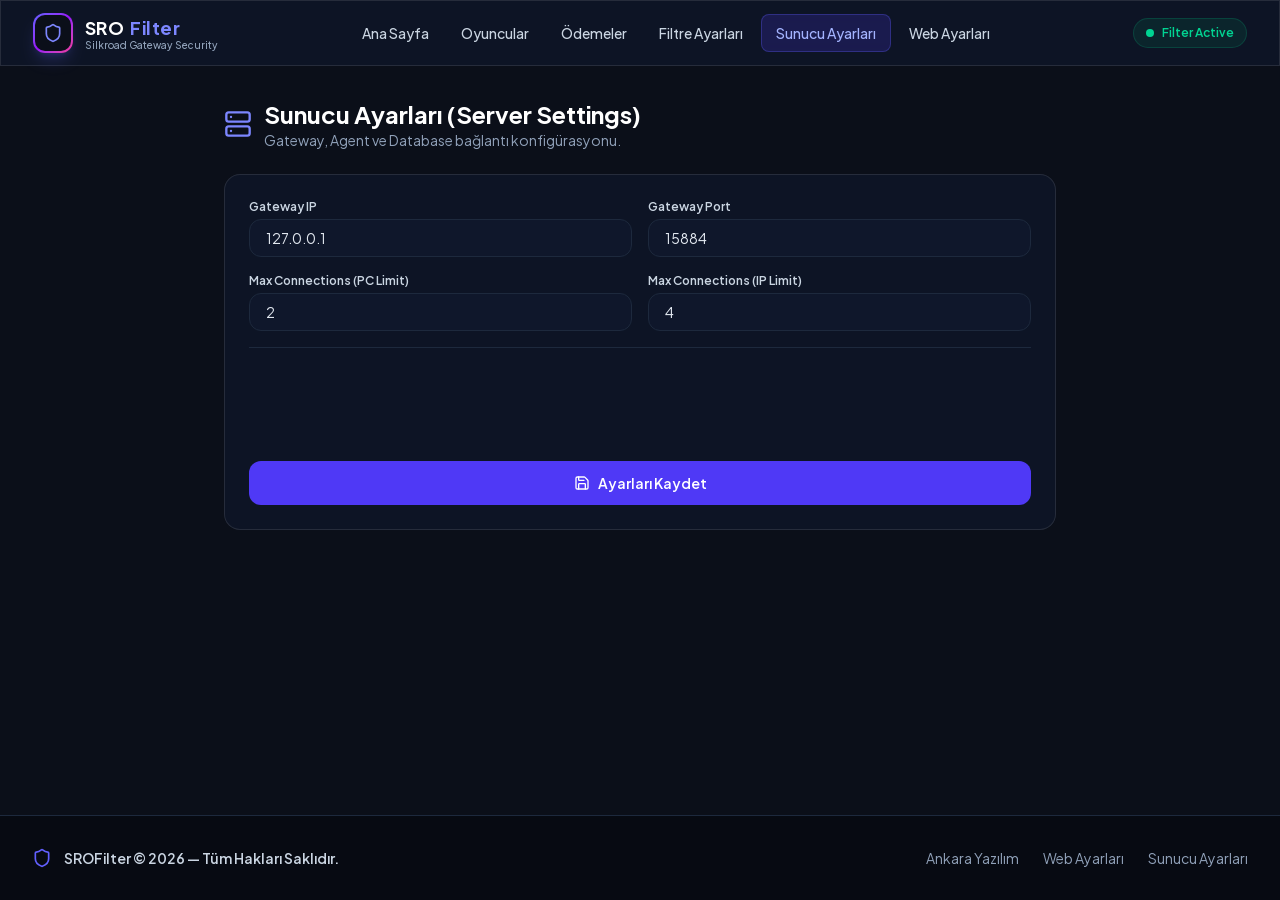
<file: server-settings/index.html>
<!DOCTYPE html><html lang="tr" class="dark"><head><meta charSet="utf-8"/><meta name="viewport" content="width=device-width, initial-scale=1"/><link rel="preload" href="/_next/static/media/fba5a26ea33df6a3-s.p.18rizl4rsrl42.woff2" as="font" crossorigin="" type="font/woff2"/><link rel="stylesheet" href="/_next/static/chunks/3ef581tff5zi_.css" data-precedence="next"/><link rel="preload" as="script" fetchPriority="low" href="/_next/static/chunks/1689bz1x6mon8.js"/><script src="/_next/static/chunks/0u0s05xt1em0-.js" async=""></script><script src="/_next/static/chunks/1obk3i7fuz2gc.js" async=""></script><script src="/_next/static/chunks/turbopack-2c3z6ofd1e3l_.js" async=""></script><script src="/_next/static/chunks/3lac4wkffprwz.js" async=""></script><script src="/_next/static/chunks/1nypjby5zjldy.js" async=""></script><script src="/_next/static/chunks/3ga0i9ma-fj-0.js" async=""></script><meta name="next-size-adjust" content=""/><meta name="theme-color" content="#0B0F19"/><meta name="color-scheme" content="dark"/><title>SROFilter | Silkroad Online Filter &amp; Gateway Security</title><meta name="description" content="Advanced Silkroad Online Filter, Game Server Gateway Protection, PC/IP Limit, Auto Events &amp; GM Control Panel."/><meta name="author" content="Ankara Software"/><meta name="generator" content="srofilter.com"/><meta name="keywords" content="Silkroad Online,SRO Filter,Silkroad Guard,Game Server Security,PC Limit,IP Limit,SRO Gateway Protection,Ankara Software"/><meta property="og:title" content="SROFilter | Silkroad Online Filter &amp; Protection"/><meta property="og:description" content="High-performance Silkroad Online Filter &amp; Gateway Guard. Protect your server against exploits and DDoS."/><meta property="og:url" content="https://srofilter.com/"/><meta property="og:site_name" content="SRO Filter"/><meta property="og:locale" content="tr_TR"/><meta property="og:type" content="website"/><meta name="twitter:card" content="summary_large_image"/><meta name="twitter:title" content="SROFilter | Silkroad Online Filter &amp; Protection"/><meta name="twitter:description" content="High-performance Silkroad Online Filter &amp; Gateway Guard."/><link rel="icon" href="/favicon.ico"/><script type="application/ld+json">{"@context":"https://schema.org","@type":"SoftwareApplication","name":"SRO Filter","applicationCategory":"SecurityApplication","operatingSystem":"Windows, Linux","offers":{"@type":"Offer","price":"0","priceCurrency":"USD"},"author":{"@type":"Organization","name":"Ankara Software","url":"https://ankarayazilim.org"}}</script><script src="/_next/static/chunks/0cz1d0mv5g_q7.js" noModule=""></script></head><body class="plus_jakarta_sans_d7ee2190-module__BVsWbG__variable font-sans bg-[#0B0F19] text-gray-100 antialiased min-h-screen flex flex-col"><div hidden=""><!--$--><!--/$--></div><div class="min-h-screen flex flex-col bg-[#0B0F19]"><header class="sticky top-0 z-50 glass-panel border-b border-slate-800 bg-[#0B0F19]/80 backdrop-blur-md"><div class="max-w-7xl mx-auto px-4 sm:px-6 lg:px-8"><div class="flex items-center justify-between h-16"><a class="flex items-center space-x-3 group" href="/"><div class="w-10 h-10 rounded-xl bg-gradient-to-br from-indigo-500 via-purple-600 to-pink-500 p-0.5 flex items-center justify-center shadow-lg shadow-indigo-500/20 group-hover:scale-105 transition-transform"><div class="w-full h-full bg-[#0B0F19] rounded-[10px] flex items-center justify-center"><svg xmlns="http://www.w3.org/2000/svg" width="24" height="24" viewBox="0 0 24 24" fill="none" stroke="currentColor" stroke-width="2" stroke-linecap="round" stroke-linejoin="round" class="lucide lucide-shield w-5 h-5 text-indigo-400" aria-hidden="true"><path d="M20 13c0 5-3.5 7.5-7.66 8.95a1 1 0 0 1-.67-.01C7.5 20.5 4 18 4 13V6a1 1 0 0 1 1-1c2 0 4.5-1.2 6.24-2.72a1.17 1.17 0 0 1 1.52 0C14.51 3.81 17 5 19 5a1 1 0 0 1 1 1z"></path></svg></div></div><div class="flex flex-col"><span class="font-bold text-lg text-white tracking-wide flex items-center gap-1.5">SRO<span class="text-indigo-400">Filter</span></span><span class="text-[10px] text-slate-400 font-medium -mt-1">Silkroad Gateway Security</span></div></a><nav class="hidden md:flex items-center space-x-1"><a class="px-3.5 py-2 rounded-lg text-sm font-medium transition-colors text-slate-300 hover:text-white hover:bg-slate-800/60" href="/">Ana Sayfa</a><a class="px-3.5 py-2 rounded-lg text-sm font-medium transition-colors text-slate-300 hover:text-white hover:bg-slate-800/60" href="/players/">Oyuncular</a><a class="px-3.5 py-2 rounded-lg text-sm font-medium transition-colors text-slate-300 hover:text-white hover:bg-slate-800/60" href="/payments/">Ödemeler</a><a class="px-3.5 py-2 rounded-lg text-sm font-medium transition-colors text-slate-300 hover:text-white hover:bg-slate-800/60" href="/#filter-settings">Filtre Ayarları</a><a class="px-3.5 py-2 rounded-lg text-sm font-medium transition-colors bg-indigo-600/20 text-indigo-300 border border-indigo-500/30" href="/server-settings/">Sunucu Ayarları</a><a class="px-3.5 py-2 rounded-lg text-sm font-medium transition-colors text-slate-300 hover:text-white hover:bg-slate-800/60" href="/web-settings/">Web Ayarları</a></nav><div class="hidden sm:flex items-center space-x-3"><div class="flex items-center space-x-2 px-3 py-1.5 rounded-full bg-emerald-500/10 border border-emerald-500/20 text-emerald-400 text-xs font-semibold"><span class="w-2 h-2 rounded-full bg-emerald-400 animate-pulse"></span><span>Filter Active</span></div></div><div class="md:hidden"><button class="p-2 rounded-lg text-slate-400 hover:text-white hover:bg-slate-800 focus:outline-none"><svg xmlns="http://www.w3.org/2000/svg" width="24" height="24" viewBox="0 0 24 24" fill="none" stroke="currentColor" stroke-width="2" stroke-linecap="round" stroke-linejoin="round" class="lucide lucide-menu w-6 h-6" aria-hidden="true"><path d="M4 5h16"></path><path d="M4 12h16"></path><path d="M4 19h16"></path></svg></button></div></div></div></header><main class="flex-1 max-w-4xl w-full mx-auto px-4 sm:px-6 lg:px-8 py-8 space-y-6"><div class="flex items-center gap-3"><svg xmlns="http://www.w3.org/2000/svg" width="24" height="24" viewBox="0 0 24 24" fill="none" stroke="currentColor" stroke-width="2" stroke-linecap="round" stroke-linejoin="round" class="lucide lucide-server w-7 h-7 text-indigo-400" aria-hidden="true"><rect width="20" height="8" x="2" y="2" rx="2" ry="2"></rect><rect width="20" height="8" x="2" y="14" rx="2" ry="2"></rect><line x1="6" x2="6.01" y1="6" y2="6"></line><line x1="6" x2="6.01" y1="18" y2="18"></line></svg><div><h1 class="text-2xl font-bold text-white">Sunucu Ayarları (Server Settings)</h1><p class="text-sm text-slate-400">Gateway, Agent ve Database bağlantı konfigürasyonu.</p></div></div><div class="glass-panel p-6 rounded-2xl border border-slate-800 space-y-4"><div class="grid grid-cols-1 sm:grid-cols-2 gap-4"><div><label class="block text-xs font-semibold text-slate-300 mb-1">Gateway IP</label><input type="text" class="w-full bg-slate-900 border border-slate-800 rounded-xl px-4 py-2 text-sm text-slate-200 focus:outline-none focus:border-indigo-500" value="127.0.0.1"/></div><div><label class="block text-xs font-semibold text-slate-300 mb-1">Gateway Port</label><input type="text" class="w-full bg-slate-900 border border-slate-800 rounded-xl px-4 py-2 text-sm text-slate-200 focus:outline-none focus:border-indigo-500" value="15884"/></div><div><label class="block text-xs font-semibold text-slate-300 mb-1">Max Connections (PC Limit)</label><input type="number" class="w-full bg-slate-900 border border-slate-800 rounded-xl px-4 py-2 text-sm text-slate-200 focus:outline-none focus:border-indigo-500" value="2"/></div><div><label class="block text-xs font-semibold text-slate-300 mb-1">Max Connections (IP Limit)</label><input type="number" class="w-full bg-slate-900 border border-slate-800 rounded-xl px-4 py-2 text-sm text-slate-200 focus:outline-none focus:border-indigo-500" value="4"/></div></div><div class="pt-4 border-t border-slate-800"><div class="my-4 flex flex-col items-center justify-center "><div id="cf-turnstile" style="width:300px;height:65px"></div></div><button class="flex items-center justify-center gap-2 w-full py-3 rounded-xl bg-indigo-600 hover:bg-indigo-500 text-white font-semibold text-sm transition"><svg xmlns="http://www.w3.org/2000/svg" width="24" height="24" viewBox="0 0 24 24" fill="none" stroke="currentColor" stroke-width="2" stroke-linecap="round" stroke-linejoin="round" class="lucide lucide-save w-4 h-4" aria-hidden="true"><path d="M15.2 3a2 2 0 0 1 1.4.6l3.8 3.8a2 2 0 0 1 .6 1.4V19a2 2 0 0 1-2 2H5a2 2 0 0 1-2-2V5a2 2 0 0 1 2-2z"></path><path d="M17 21v-7a1 1 0 0 0-1-1H8a1 1 0 0 0-1 1v7"></path><path d="M7 3v4a1 1 0 0 0 1 1h7"></path></svg>Ayarları Kaydet</button></div></div></main><footer class="mt-auto border-t border-slate-800 bg-[#070A12] text-slate-400 py-8"><div class="max-w-7xl mx-auto px-4 sm:px-6 lg:px-8"><div class="flex flex-col md:flex-row items-center justify-between gap-4"><div class="flex items-center space-x-3"><svg xmlns="http://www.w3.org/2000/svg" width="24" height="24" viewBox="0 0 24 24" fill="none" stroke="currentColor" stroke-width="2" stroke-linecap="round" stroke-linejoin="round" class="lucide lucide-shield w-5 h-5 text-indigo-500" aria-hidden="true"><path d="M20 13c0 5-3.5 7.5-7.66 8.95a1 1 0 0 1-.67-.01C7.5 20.5 4 18 4 13V6a1 1 0 0 1 1-1c2 0 4.5-1.2 6.24-2.72a1.17 1.17 0 0 1 1.52 0C14.51 3.81 17 5 19 5a1 1 0 0 1 1 1z"></path></svg><span class="text-sm font-semibold text-slate-300">SROFilter © <!-- -->2026<!-- --> — Tüm Hakları Saklıdır.</span></div><div class="flex items-center space-x-6 text-sm"><a target="_blank" class="hover:text-indigo-400 transition-colors" href="https://ankarayazilim.org">Ankara Yazılım</a><a class="hover:text-indigo-400 transition-colors" href="/web-settings/">Web Ayarları</a><a class="hover:text-indigo-400 transition-colors" href="/server-settings/">Sunucu Ayarları</a></div></div></div></footer></div><!--$--><!--/$--><script src="/_next/static/chunks/1689bz1x6mon8.js" id="_R_" async=""></script><script>(self.__next_f=self.__next_f||[]).push([0])</script><script>self.__next_f.push([1,"1:\"$Sreact.fragment\"\n2:I[57879,[\"/_next/static/chunks/3lac4wkffprwz.js\",\"/_next/static/chunks/1nypjby5zjldy.js\"],\"default\"]\n3:I[84341,[\"/_next/static/chunks/3lac4wkffprwz.js\",\"/_next/static/chunks/1nypjby5zjldy.js\"],\"default\"]\n4:I[26726,[\"/_next/static/chunks/3lac4wkffprwz.js\",\"/_next/static/chunks/1nypjby5zjldy.js\"],\"ClientPageRoot\"]\n5:I[91503,[\"/_next/static/chunks/3lac4wkffprwz.js\",\"/_next/static/chunks/1nypjby5zjldy.js\",\"/_next/static/chunks/3ga0i9ma-fj-0.js\"],\"default\"]\n8:I[38583,[\"/_next/static/chunks/3lac4wkffprwz.js\",\"/_next/static/chunks/1nypjby5zjldy.js\"],\"OutletBoundary\"]\n9:\"$Sreact.suspense\"\nc:I[38583,[\"/_next/static/chunks/3lac4wkffprwz.js\",\"/_next/static/chunks/1nypjby5zjldy.js\"],\"ViewportBoundary\"]\ne:I[38583,[\"/_next/static/chunks/3lac4wkffprwz.js\",\"/_next/static/chunks/1nypjby5zjldy.js\"],\"MetadataBoundary\"]\n10:I[73042,[\"/_next/static/chunks/3lac4wkffprwz.js\",\"/_next/static/chunks/1nypjby5zjldy.js\"],\"default\",1]\n:HL[\"/_next/static/chunks/3ef581tff5zi_.css\",\"style\"]\n:HL[\"/_next/static/media/fba5a26ea33df6a3-s.p.18rizl4rsrl42.woff2\",\"font\",{\"crossOrigin\":\"\",\"type\":\"font/woff2\"}]\n"])</script><script>self.__next_f.push([1,"0:{\"P\":null,\"c\":[\"\",\"server-settings\",\"\"],\"q\":\"\",\"i\":false,\"f\":[[[\"\",{\"children\":[\"server-settings\",{\"children\":[\"__PAGE__\",{}]}]},\"$undefined\",\"$undefined\",16],[[\"$\",\"$1\",\"c\",{\"children\":[[[\"$\",\"link\",\"0\",{\"rel\":\"stylesheet\",\"href\":\"/_next/static/chunks/3ef581tff5zi_.css\",\"precedence\":\"next\",\"crossOrigin\":\"$undefined\",\"nonce\":\"$undefined\"}],[\"$\",\"script\",\"script-0\",{\"src\":\"/_next/static/chunks/3lac4wkffprwz.js\",\"async\":true,\"nonce\":\"$undefined\"}],[\"$\",\"script\",\"script-1\",{\"src\":\"/_next/static/chunks/1nypjby5zjldy.js\",\"async\":true,\"nonce\":\"$undefined\"}]],[\"$\",\"html\",null,{\"lang\":\"tr\",\"className\":\"dark\",\"suppressHydrationWarning\":true,\"children\":[[\"$\",\"head\",null,{\"children\":[\"$undefined\",[\"$\",\"script\",null,{\"type\":\"application/ld+json\",\"dangerouslySetInnerHTML\":{\"__html\":\"{\\\"@context\\\":\\\"https://schema.org\\\",\\\"@type\\\":\\\"SoftwareApplication\\\",\\\"name\\\":\\\"SRO Filter\\\",\\\"applicationCategory\\\":\\\"SecurityApplication\\\",\\\"operatingSystem\\\":\\\"Windows, Linux\\\",\\\"offers\\\":{\\\"@type\\\":\\\"Offer\\\",\\\"price\\\":\\\"0\\\",\\\"priceCurrency\\\":\\\"USD\\\"},\\\"author\\\":{\\\"@type\\\":\\\"Organization\\\",\\\"name\\\":\\\"Ankara Software\\\",\\\"url\\\":\\\"https://ankarayazilim.org\\\"}}\"}}],\"$undefined\"]}],[\"$\",\"body\",null,{\"className\":\"plus_jakarta_sans_d7ee2190-module__BVsWbG__variable font-sans bg-[#0B0F19] text-gray-100 antialiased min-h-screen flex flex-col\",\"suppressHydrationWarning\":true,\"children\":[\"$\",\"$L2\",null,{\"parallelRouterKey\":\"children\",\"error\":\"$undefined\",\"errorStyles\":\"$undefined\",\"errorScripts\":\"$undefined\",\"template\":[\"$\",\"$L3\",null,{}],\"templateStyles\":\"$undefined\",\"templateScripts\":\"$undefined\",\"notFound\":[[[\"$\",\"title\",null,{\"children\":\"404: This page could not be found.\"}],[\"$\",\"div\",null,{\"style\":{\"fontFamily\":\"system-ui,\\\"Segoe UI\\\",Roboto,Helvetica,Arial,sans-serif,\\\"Apple Color Emoji\\\",\\\"Segoe UI Emoji\\\"\",\"height\":\"100vh\",\"textAlign\":\"center\",\"display\":\"flex\",\"flexDirection\":\"column\",\"alignItems\":\"center\",\"justifyContent\":\"center\"},\"children\":[\"$\",\"div\",null,{\"children\":[[\"$\",\"style\",null,{\"dangerouslySetInnerHTML\":{\"__html\":\"body{color:#000;background:#fff;margin:0}.next-error-h1{border-right:1px solid rgba(0,0,0,.3)}@media (prefers-color-scheme:dark){body{color:#fff;background:#000}.next-error-h1{border-right:1px solid rgba(255,255,255,.3)}}\"}}],[\"$\",\"h1\",null,{\"className\":\"next-error-h1\",\"style\":{\"display\":\"inline-block\",\"margin\":\"0 20px 0 0\",\"padding\":\"0 23px 0 0\",\"fontSize\":24,\"fontWeight\":500,\"verticalAlign\":\"top\",\"lineHeight\":\"49px\"},\"children\":404}],[\"$\",\"div\",null,{\"style\":{\"display\":\"inline-block\"},\"children\":[\"$\",\"h2\",null,{\"style\":{\"fontSize\":14,\"fontWeight\":400,\"lineHeight\":\"49px\",\"margin\":0},\"children\":\"This page could not be found.\"}]}]]}]}]],[]],\"forbidden\":\"$undefined\",\"unauthorized\":\"$undefined\"}]}]]}]]}],{\"children\":[[\"$\",\"$1\",\"c\",{\"children\":[null,[\"$\",\"$L2\",null,{\"parallelRouterKey\":\"children\",\"error\":\"$undefined\",\"errorStyles\":\"$undefined\",\"errorScripts\":\"$undefined\",\"template\":[\"$\",\"$L3\",null,{}],\"templateStyles\":\"$undefined\",\"templateScripts\":\"$undefined\",\"notFound\":\"$undefined\",\"forbidden\":\"$undefined\",\"unauthorized\":\"$undefined\"}]]}],{\"children\":[[\"$\",\"$1\",\"c\",{\"children\":[[\"$\",\"$L4\",null,{\"Component\":\"$5\",\"serverProvidedParams\":{\"searchParams\":{},\"params\":{},\"promises\":[\"$@6\",\"$@7\"]}}],[[\"$\",\"script\",\"script-0\",{\"src\":\"/_next/static/chunks/3ga0i9ma-fj-0.js\",\"async\":true,\"nonce\":\"$undefined\"}]],[\"$\",\"$L8\",null,{\"children\":[\"$\",\"$9\",null,{\"name\":\"Next.MetadataOutlet\",\"children\":\"$@a\"}]}]]}],{},null,false,null]},null,false,\"$@b\"]},null,false,null],[\"$\",\"$1\",\"h\",{\"children\":[null,[\"$\",\"$Lc\",null,{\"children\":\"$Ld\"}],[\"$\",\"div\",null,{\"hidden\":true,\"children\":[\"$\",\"$Le\",null,{\"children\":[\"$\",\"$9\",null,{\"name\":\"Next.Metadata\",\"children\":\"$Lf\"}]}]}],[\"$\",\"meta\",null,{\"name\":\"next-size-adjust\",\"content\":\"\"}]]}],false]],\"m\":\"$undefined\",\"G\":[\"$10\",[[\"$\",\"link\",\"0\",{\"rel\":\"stylesheet\",\"href\":\"/_next/static/chunks/3ef581tff5zi_.css\",\"precedence\":\"next\",\"crossOrigin\":\"$undefined\",\"nonce\":\"$undefined\"}]]],\"S\":true,\"h\":null,\"s\":\"$undefined\",\"l\":\"$undefined\",\"p\":\"$undefined\",\"d\":\"$undefined\",\"b\":\"RTTs1FUuXr35oF3q9QZpJ\"}\n"])</script><script>self.__next_f.push([1,"11:[]\nb:\"$W11\"\n6:{}\n7:\"$0:f:0:1:1:children:1:children:0:props:children:0:props:serverProvidedParams:params\"\n"])</script><script>self.__next_f.push([1,"d:[[\"$\",\"meta\",\"0\",{\"charSet\":\"utf-8\"}],[\"$\",\"meta\",\"1\",{\"name\":\"viewport\",\"content\":\"width=device-width, initial-scale=1\"}],[\"$\",\"meta\",\"2\",{\"name\":\"theme-color\",\"content\":\"#0B0F19\"}],[\"$\",\"meta\",\"3\",{\"name\":\"color-scheme\",\"content\":\"dark\"}]]\n"])</script><script>self.__next_f.push([1,"12:I[88084,[\"/_next/static/chunks/3lac4wkffprwz.js\",\"/_next/static/chunks/1nypjby5zjldy.js\"],\"IconMark\"]\na:null\n"])</script><script>self.__next_f.push([1,"f:[[\"$\",\"title\",\"0\",{\"children\":\"SROFilter | Silkroad Online Filter \u0026 Gateway Security\"}],[\"$\",\"meta\",\"1\",{\"name\":\"description\",\"content\":\"Advanced Silkroad Online Filter, Game Server Gateway Protection, PC/IP Limit, Auto Events \u0026 GM Control Panel.\"}],[\"$\",\"meta\",\"2\",{\"name\":\"author\",\"content\":\"Ankara Software\"}],[\"$\",\"meta\",\"3\",{\"name\":\"generator\",\"content\":\"srofilter.com\"}],[\"$\",\"meta\",\"4\",{\"name\":\"keywords\",\"content\":\"Silkroad Online,SRO Filter,Silkroad Guard,Game Server Security,PC Limit,IP Limit,SRO Gateway Protection,Ankara Software\"}],[\"$\",\"meta\",\"5\",{\"property\":\"og:title\",\"content\":\"SROFilter | Silkroad Online Filter \u0026 Protection\"}],[\"$\",\"meta\",\"6\",{\"property\":\"og:description\",\"content\":\"High-performance Silkroad Online Filter \u0026 Gateway Guard. Protect your server against exploits and DDoS.\"}],[\"$\",\"meta\",\"7\",{\"property\":\"og:url\",\"content\":\"https://srofilter.com/\"}],[\"$\",\"meta\",\"8\",{\"property\":\"og:site_name\",\"content\":\"SRO Filter\"}],[\"$\",\"meta\",\"9\",{\"property\":\"og:locale\",\"content\":\"tr_TR\"}],[\"$\",\"meta\",\"10\",{\"property\":\"og:type\",\"content\":\"website\"}],[\"$\",\"meta\",\"11\",{\"name\":\"twitter:card\",\"content\":\"summary_large_image\"}],[\"$\",\"meta\",\"12\",{\"name\":\"twitter:title\",\"content\":\"SROFilter | Silkroad Online Filter \u0026 Protection\"}],[\"$\",\"meta\",\"13\",{\"name\":\"twitter:description\",\"content\":\"High-performance Silkroad Online Filter \u0026 Gateway Guard.\"}],[\"$\",\"link\",\"14\",{\"rel\":\"icon\",\"href\":\"/favicon.ico\"}],[\"$\",\"$L12\",\"15\",{}]]\n"])</script></body></html>
</file>
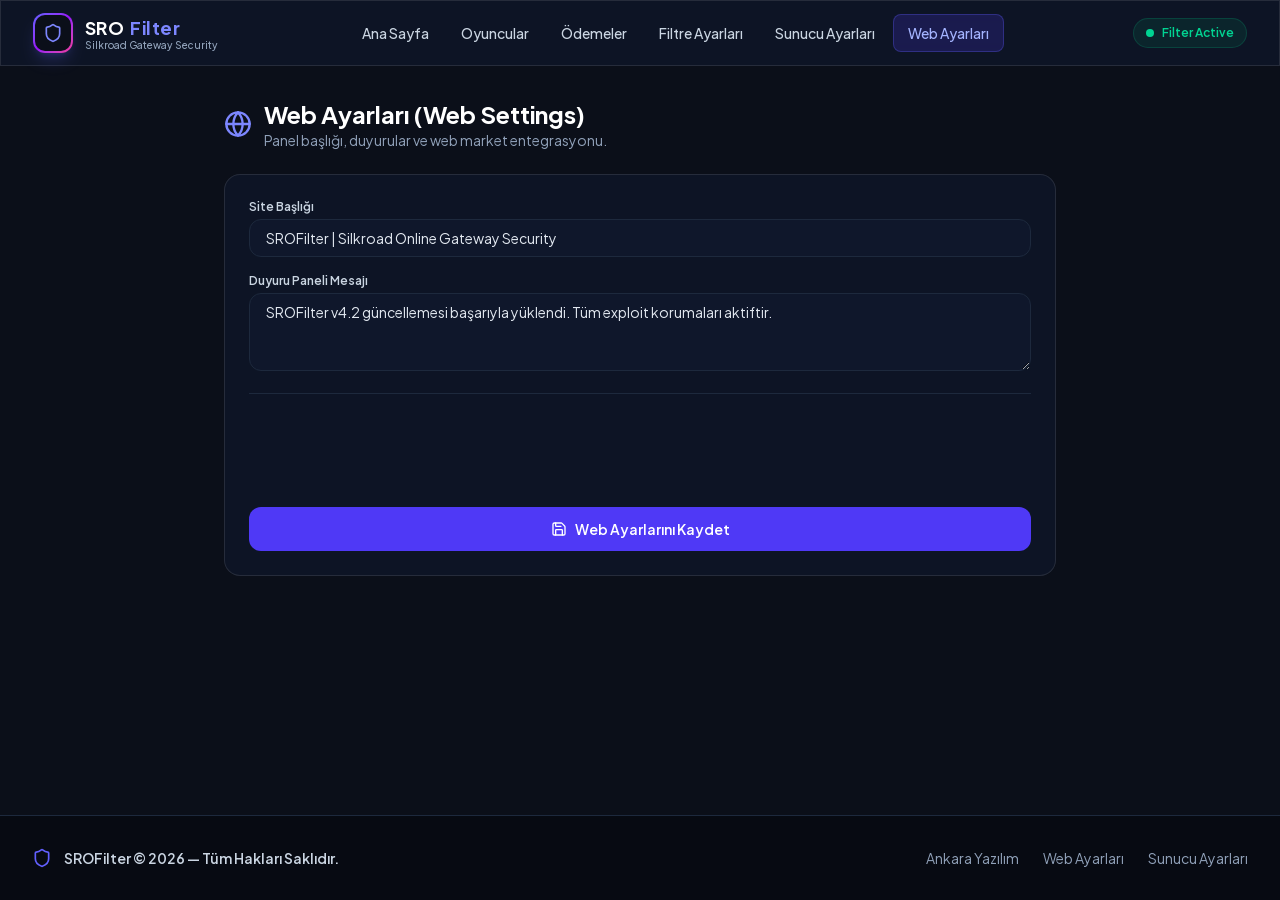
<file: web-settings/index.html>
<!DOCTYPE html><html lang="tr" class="dark"><head><meta charSet="utf-8"/><meta name="viewport" content="width=device-width, initial-scale=1"/><link rel="preload" href="/_next/static/media/fba5a26ea33df6a3-s.p.18rizl4rsrl42.woff2" as="font" crossorigin="" type="font/woff2"/><link rel="stylesheet" href="/_next/static/chunks/3ef581tff5zi_.css" data-precedence="next"/><link rel="preload" as="script" fetchPriority="low" href="/_next/static/chunks/1689bz1x6mon8.js"/><script src="/_next/static/chunks/0u0s05xt1em0-.js" async=""></script><script src="/_next/static/chunks/1obk3i7fuz2gc.js" async=""></script><script src="/_next/static/chunks/turbopack-2c3z6ofd1e3l_.js" async=""></script><script src="/_next/static/chunks/3lac4wkffprwz.js" async=""></script><script src="/_next/static/chunks/1nypjby5zjldy.js" async=""></script><script src="/_next/static/chunks/32s2vi2qp_osg.js" async=""></script><meta name="next-size-adjust" content=""/><meta name="theme-color" content="#0B0F19"/><meta name="color-scheme" content="dark"/><title>SROFilter | Silkroad Online Filter &amp; Gateway Security</title><meta name="description" content="Advanced Silkroad Online Filter, Game Server Gateway Protection, PC/IP Limit, Auto Events &amp; GM Control Panel."/><meta name="author" content="Ankara Software"/><meta name="generator" content="srofilter.com"/><meta name="keywords" content="Silkroad Online,SRO Filter,Silkroad Guard,Game Server Security,PC Limit,IP Limit,SRO Gateway Protection,Ankara Software"/><meta property="og:title" content="SROFilter | Silkroad Online Filter &amp; Protection"/><meta property="og:description" content="High-performance Silkroad Online Filter &amp; Gateway Guard. Protect your server against exploits and DDoS."/><meta property="og:url" content="https://srofilter.com/"/><meta property="og:site_name" content="SRO Filter"/><meta property="og:locale" content="tr_TR"/><meta property="og:type" content="website"/><meta name="twitter:card" content="summary_large_image"/><meta name="twitter:title" content="SROFilter | Silkroad Online Filter &amp; Protection"/><meta name="twitter:description" content="High-performance Silkroad Online Filter &amp; Gateway Guard."/><link rel="icon" href="/favicon.ico"/><script type="application/ld+json">{"@context":"https://schema.org","@type":"SoftwareApplication","name":"SRO Filter","applicationCategory":"SecurityApplication","operatingSystem":"Windows, Linux","offers":{"@type":"Offer","price":"0","priceCurrency":"USD"},"author":{"@type":"Organization","name":"Ankara Software","url":"https://ankarayazilim.org"}}</script><script src="/_next/static/chunks/0cz1d0mv5g_q7.js" noModule=""></script></head><body class="plus_jakarta_sans_d7ee2190-module__BVsWbG__variable font-sans bg-[#0B0F19] text-gray-100 antialiased min-h-screen flex flex-col"><div hidden=""><!--$--><!--/$--></div><div class="min-h-screen flex flex-col bg-[#0B0F19]"><header class="sticky top-0 z-50 glass-panel border-b border-slate-800 bg-[#0B0F19]/80 backdrop-blur-md"><div class="max-w-7xl mx-auto px-4 sm:px-6 lg:px-8"><div class="flex items-center justify-between h-16"><a class="flex items-center space-x-3 group" href="/"><div class="w-10 h-10 rounded-xl bg-gradient-to-br from-indigo-500 via-purple-600 to-pink-500 p-0.5 flex items-center justify-center shadow-lg shadow-indigo-500/20 group-hover:scale-105 transition-transform"><div class="w-full h-full bg-[#0B0F19] rounded-[10px] flex items-center justify-center"><svg xmlns="http://www.w3.org/2000/svg" width="24" height="24" viewBox="0 0 24 24" fill="none" stroke="currentColor" stroke-width="2" stroke-linecap="round" stroke-linejoin="round" class="lucide lucide-shield w-5 h-5 text-indigo-400" aria-hidden="true"><path d="M20 13c0 5-3.5 7.5-7.66 8.95a1 1 0 0 1-.67-.01C7.5 20.5 4 18 4 13V6a1 1 0 0 1 1-1c2 0 4.5-1.2 6.24-2.72a1.17 1.17 0 0 1 1.52 0C14.51 3.81 17 5 19 5a1 1 0 0 1 1 1z"></path></svg></div></div><div class="flex flex-col"><span class="font-bold text-lg text-white tracking-wide flex items-center gap-1.5">SRO<span class="text-indigo-400">Filter</span></span><span class="text-[10px] text-slate-400 font-medium -mt-1">Silkroad Gateway Security</span></div></a><nav class="hidden md:flex items-center space-x-1"><a class="px-3.5 py-2 rounded-lg text-sm font-medium transition-colors text-slate-300 hover:text-white hover:bg-slate-800/60" href="/">Ana Sayfa</a><a class="px-3.5 py-2 rounded-lg text-sm font-medium transition-colors text-slate-300 hover:text-white hover:bg-slate-800/60" href="/players/">Oyuncular</a><a class="px-3.5 py-2 rounded-lg text-sm font-medium transition-colors text-slate-300 hover:text-white hover:bg-slate-800/60" href="/payments/">Ödemeler</a><a class="px-3.5 py-2 rounded-lg text-sm font-medium transition-colors text-slate-300 hover:text-white hover:bg-slate-800/60" href="/#filter-settings">Filtre Ayarları</a><a class="px-3.5 py-2 rounded-lg text-sm font-medium transition-colors text-slate-300 hover:text-white hover:bg-slate-800/60" href="/server-settings/">Sunucu Ayarları</a><a class="px-3.5 py-2 rounded-lg text-sm font-medium transition-colors bg-indigo-600/20 text-indigo-300 border border-indigo-500/30" href="/web-settings/">Web Ayarları</a></nav><div class="hidden sm:flex items-center space-x-3"><div class="flex items-center space-x-2 px-3 py-1.5 rounded-full bg-emerald-500/10 border border-emerald-500/20 text-emerald-400 text-xs font-semibold"><span class="w-2 h-2 rounded-full bg-emerald-400 animate-pulse"></span><span>Filter Active</span></div></div><div class="md:hidden"><button class="p-2 rounded-lg text-slate-400 hover:text-white hover:bg-slate-800 focus:outline-none"><svg xmlns="http://www.w3.org/2000/svg" width="24" height="24" viewBox="0 0 24 24" fill="none" stroke="currentColor" stroke-width="2" stroke-linecap="round" stroke-linejoin="round" class="lucide lucide-menu w-6 h-6" aria-hidden="true"><path d="M4 5h16"></path><path d="M4 12h16"></path><path d="M4 19h16"></path></svg></button></div></div></div></header><main class="flex-1 max-w-4xl w-full mx-auto px-4 sm:px-6 lg:px-8 py-8 space-y-6"><div class="flex items-center gap-3"><svg xmlns="http://www.w3.org/2000/svg" width="24" height="24" viewBox="0 0 24 24" fill="none" stroke="currentColor" stroke-width="2" stroke-linecap="round" stroke-linejoin="round" class="lucide lucide-globe w-7 h-7 text-indigo-400" aria-hidden="true"><circle cx="12" cy="12" r="10"></circle><path d="M12 2a14.5 14.5 0 0 0 0 20 14.5 14.5 0 0 0 0-20"></path><path d="M2 12h20"></path></svg><div><h1 class="text-2xl font-bold text-white">Web Ayarları (Web Settings)</h1><p class="text-sm text-slate-400">Panel başlığı, duyurular ve web market entegrasyonu.</p></div></div><div class="glass-panel p-6 rounded-2xl border border-slate-800 space-y-4"><div><label class="block text-xs font-semibold text-slate-300 mb-1">Site Başlığı</label><input type="text" class="w-full bg-slate-900 border border-slate-800 rounded-xl px-4 py-2 text-sm text-slate-200 focus:outline-none focus:border-indigo-500" value="SROFilter | Silkroad Online Gateway Security"/></div><div><label class="block text-xs font-semibold text-slate-300 mb-1">Duyuru Paneli Mesajı</label><textarea rows="3" class="w-full bg-slate-900 border border-slate-800 rounded-xl px-4 py-2 text-sm text-slate-200 focus:outline-none focus:border-indigo-500">SROFilter v4.2 güncellemesi başarıyla yüklendi. Tüm exploit korumaları aktiftir.</textarea></div><div class="pt-4 border-t border-slate-800"><div class="my-4 flex flex-col items-center justify-center "><div id="cf-turnstile" style="width:300px;height:65px"></div></div><button class="flex items-center justify-center gap-2 w-full py-3 rounded-xl bg-indigo-600 hover:bg-indigo-500 text-white font-semibold text-sm transition"><svg xmlns="http://www.w3.org/2000/svg" width="24" height="24" viewBox="0 0 24 24" fill="none" stroke="currentColor" stroke-width="2" stroke-linecap="round" stroke-linejoin="round" class="lucide lucide-save w-4 h-4" aria-hidden="true"><path d="M15.2 3a2 2 0 0 1 1.4.6l3.8 3.8a2 2 0 0 1 .6 1.4V19a2 2 0 0 1-2 2H5a2 2 0 0 1-2-2V5a2 2 0 0 1 2-2z"></path><path d="M17 21v-7a1 1 0 0 0-1-1H8a1 1 0 0 0-1 1v7"></path><path d="M7 3v4a1 1 0 0 0 1 1h7"></path></svg>Web Ayarlarını Kaydet</button></div></div></main><footer class="mt-auto border-t border-slate-800 bg-[#070A12] text-slate-400 py-8"><div class="max-w-7xl mx-auto px-4 sm:px-6 lg:px-8"><div class="flex flex-col md:flex-row items-center justify-between gap-4"><div class="flex items-center space-x-3"><svg xmlns="http://www.w3.org/2000/svg" width="24" height="24" viewBox="0 0 24 24" fill="none" stroke="currentColor" stroke-width="2" stroke-linecap="round" stroke-linejoin="round" class="lucide lucide-shield w-5 h-5 text-indigo-500" aria-hidden="true"><path d="M20 13c0 5-3.5 7.5-7.66 8.95a1 1 0 0 1-.67-.01C7.5 20.5 4 18 4 13V6a1 1 0 0 1 1-1c2 0 4.5-1.2 6.24-2.72a1.17 1.17 0 0 1 1.52 0C14.51 3.81 17 5 19 5a1 1 0 0 1 1 1z"></path></svg><span class="text-sm font-semibold text-slate-300">SROFilter © <!-- -->2026<!-- --> — Tüm Hakları Saklıdır.</span></div><div class="flex items-center space-x-6 text-sm"><a target="_blank" class="hover:text-indigo-400 transition-colors" href="https://ankarayazilim.org">Ankara Yazılım</a><a class="hover:text-indigo-400 transition-colors" href="/web-settings/">Web Ayarları</a><a class="hover:text-indigo-400 transition-colors" href="/server-settings/">Sunucu Ayarları</a></div></div></div></footer></div><!--$--><!--/$--><script src="/_next/static/chunks/1689bz1x6mon8.js" id="_R_" async=""></script><script>(self.__next_f=self.__next_f||[]).push([0])</script><script>self.__next_f.push([1,"1:\"$Sreact.fragment\"\n2:I[57879,[\"/_next/static/chunks/3lac4wkffprwz.js\",\"/_next/static/chunks/1nypjby5zjldy.js\"],\"default\"]\n3:I[84341,[\"/_next/static/chunks/3lac4wkffprwz.js\",\"/_next/static/chunks/1nypjby5zjldy.js\"],\"default\"]\n4:I[26726,[\"/_next/static/chunks/3lac4wkffprwz.js\",\"/_next/static/chunks/1nypjby5zjldy.js\"],\"ClientPageRoot\"]\n5:I[62099,[\"/_next/static/chunks/3lac4wkffprwz.js\",\"/_next/static/chunks/1nypjby5zjldy.js\",\"/_next/static/chunks/32s2vi2qp_osg.js\"],\"default\"]\n8:I[38583,[\"/_next/static/chunks/3lac4wkffprwz.js\",\"/_next/static/chunks/1nypjby5zjldy.js\"],\"OutletBoundary\"]\n9:\"$Sreact.suspense\"\nc:I[38583,[\"/_next/static/chunks/3lac4wkffprwz.js\",\"/_next/static/chunks/1nypjby5zjldy.js\"],\"ViewportBoundary\"]\ne:I[38583,[\"/_next/static/chunks/3lac4wkffprwz.js\",\"/_next/static/chunks/1nypjby5zjldy.js\"],\"MetadataBoundary\"]\n10:I[73042,[\"/_next/static/chunks/3lac4wkffprwz.js\",\"/_next/static/chunks/1nypjby5zjldy.js\"],\"default\",1]\n:HL[\"/_next/static/chunks/3ef581tff5zi_.css\",\"style\"]\n:HL[\"/_next/static/media/fba5a26ea33df6a3-s.p.18rizl4rsrl42.woff2\",\"font\",{\"crossOrigin\":\"\",\"type\":\"font/woff2\"}]\n"])</script><script>self.__next_f.push([1,"0:{\"P\":null,\"c\":[\"\",\"web-settings\",\"\"],\"q\":\"\",\"i\":false,\"f\":[[[\"\",{\"children\":[\"web-settings\",{\"children\":[\"__PAGE__\",{}]}]},\"$undefined\",\"$undefined\",16],[[\"$\",\"$1\",\"c\",{\"children\":[[[\"$\",\"link\",\"0\",{\"rel\":\"stylesheet\",\"href\":\"/_next/static/chunks/3ef581tff5zi_.css\",\"precedence\":\"next\",\"crossOrigin\":\"$undefined\",\"nonce\":\"$undefined\"}],[\"$\",\"script\",\"script-0\",{\"src\":\"/_next/static/chunks/3lac4wkffprwz.js\",\"async\":true,\"nonce\":\"$undefined\"}],[\"$\",\"script\",\"script-1\",{\"src\":\"/_next/static/chunks/1nypjby5zjldy.js\",\"async\":true,\"nonce\":\"$undefined\"}]],[\"$\",\"html\",null,{\"lang\":\"tr\",\"className\":\"dark\",\"suppressHydrationWarning\":true,\"children\":[[\"$\",\"head\",null,{\"children\":[\"$undefined\",[\"$\",\"script\",null,{\"type\":\"application/ld+json\",\"dangerouslySetInnerHTML\":{\"__html\":\"{\\\"@context\\\":\\\"https://schema.org\\\",\\\"@type\\\":\\\"SoftwareApplication\\\",\\\"name\\\":\\\"SRO Filter\\\",\\\"applicationCategory\\\":\\\"SecurityApplication\\\",\\\"operatingSystem\\\":\\\"Windows, Linux\\\",\\\"offers\\\":{\\\"@type\\\":\\\"Offer\\\",\\\"price\\\":\\\"0\\\",\\\"priceCurrency\\\":\\\"USD\\\"},\\\"author\\\":{\\\"@type\\\":\\\"Organization\\\",\\\"name\\\":\\\"Ankara Software\\\",\\\"url\\\":\\\"https://ankarayazilim.org\\\"}}\"}}],\"$undefined\"]}],[\"$\",\"body\",null,{\"className\":\"plus_jakarta_sans_d7ee2190-module__BVsWbG__variable font-sans bg-[#0B0F19] text-gray-100 antialiased min-h-screen flex flex-col\",\"suppressHydrationWarning\":true,\"children\":[\"$\",\"$L2\",null,{\"parallelRouterKey\":\"children\",\"error\":\"$undefined\",\"errorStyles\":\"$undefined\",\"errorScripts\":\"$undefined\",\"template\":[\"$\",\"$L3\",null,{}],\"templateStyles\":\"$undefined\",\"templateScripts\":\"$undefined\",\"notFound\":[[[\"$\",\"title\",null,{\"children\":\"404: This page could not be found.\"}],[\"$\",\"div\",null,{\"style\":{\"fontFamily\":\"system-ui,\\\"Segoe UI\\\",Roboto,Helvetica,Arial,sans-serif,\\\"Apple Color Emoji\\\",\\\"Segoe UI Emoji\\\"\",\"height\":\"100vh\",\"textAlign\":\"center\",\"display\":\"flex\",\"flexDirection\":\"column\",\"alignItems\":\"center\",\"justifyContent\":\"center\"},\"children\":[\"$\",\"div\",null,{\"children\":[[\"$\",\"style\",null,{\"dangerouslySetInnerHTML\":{\"__html\":\"body{color:#000;background:#fff;margin:0}.next-error-h1{border-right:1px solid rgba(0,0,0,.3)}@media (prefers-color-scheme:dark){body{color:#fff;background:#000}.next-error-h1{border-right:1px solid rgba(255,255,255,.3)}}\"}}],[\"$\",\"h1\",null,{\"className\":\"next-error-h1\",\"style\":{\"display\":\"inline-block\",\"margin\":\"0 20px 0 0\",\"padding\":\"0 23px 0 0\",\"fontSize\":24,\"fontWeight\":500,\"verticalAlign\":\"top\",\"lineHeight\":\"49px\"},\"children\":404}],[\"$\",\"div\",null,{\"style\":{\"display\":\"inline-block\"},\"children\":[\"$\",\"h2\",null,{\"style\":{\"fontSize\":14,\"fontWeight\":400,\"lineHeight\":\"49px\",\"margin\":0},\"children\":\"This page could not be found.\"}]}]]}]}]],[]],\"forbidden\":\"$undefined\",\"unauthorized\":\"$undefined\"}]}]]}]]}],{\"children\":[[\"$\",\"$1\",\"c\",{\"children\":[null,[\"$\",\"$L2\",null,{\"parallelRouterKey\":\"children\",\"error\":\"$undefined\",\"errorStyles\":\"$undefined\",\"errorScripts\":\"$undefined\",\"template\":[\"$\",\"$L3\",null,{}],\"templateStyles\":\"$undefined\",\"templateScripts\":\"$undefined\",\"notFound\":\"$undefined\",\"forbidden\":\"$undefined\",\"unauthorized\":\"$undefined\"}]]}],{\"children\":[[\"$\",\"$1\",\"c\",{\"children\":[[\"$\",\"$L4\",null,{\"Component\":\"$5\",\"serverProvidedParams\":{\"searchParams\":{},\"params\":{},\"promises\":[\"$@6\",\"$@7\"]}}],[[\"$\",\"script\",\"script-0\",{\"src\":\"/_next/static/chunks/32s2vi2qp_osg.js\",\"async\":true,\"nonce\":\"$undefined\"}]],[\"$\",\"$L8\",null,{\"children\":[\"$\",\"$9\",null,{\"name\":\"Next.MetadataOutlet\",\"children\":\"$@a\"}]}]]}],{},null,false,null]},null,false,\"$@b\"]},null,false,null],[\"$\",\"$1\",\"h\",{\"children\":[null,[\"$\",\"$Lc\",null,{\"children\":\"$Ld\"}],[\"$\",\"div\",null,{\"hidden\":true,\"children\":[\"$\",\"$Le\",null,{\"children\":[\"$\",\"$9\",null,{\"name\":\"Next.Metadata\",\"children\":\"$Lf\"}]}]}],[\"$\",\"meta\",null,{\"name\":\"next-size-adjust\",\"content\":\"\"}]]}],false]],\"m\":\"$undefined\",\"G\":[\"$10\",[[\"$\",\"link\",\"0\",{\"rel\":\"stylesheet\",\"href\":\"/_next/static/chunks/3ef581tff5zi_.css\",\"precedence\":\"next\",\"crossOrigin\":\"$undefined\",\"nonce\":\"$undefined\"}]]],\"S\":true,\"h\":null,\"s\":\"$undefined\",\"l\":\"$undefined\",\"p\":\"$undefined\",\"d\":\"$undefined\",\"b\":\"RTTs1FUuXr35oF3q9QZpJ\"}\n"])</script><script>self.__next_f.push([1,"11:[]\nb:\"$W11\"\n6:{}\n7:\"$0:f:0:1:1:children:1:children:0:props:children:0:props:serverProvidedParams:params\"\n"])</script><script>self.__next_f.push([1,"d:[[\"$\",\"meta\",\"0\",{\"charSet\":\"utf-8\"}],[\"$\",\"meta\",\"1\",{\"name\":\"viewport\",\"content\":\"width=device-width, initial-scale=1\"}],[\"$\",\"meta\",\"2\",{\"name\":\"theme-color\",\"content\":\"#0B0F19\"}],[\"$\",\"meta\",\"3\",{\"name\":\"color-scheme\",\"content\":\"dark\"}]]\n"])</script><script>self.__next_f.push([1,"12:I[88084,[\"/_next/static/chunks/3lac4wkffprwz.js\",\"/_next/static/chunks/1nypjby5zjldy.js\"],\"IconMark\"]\na:null\n"])</script><script>self.__next_f.push([1,"f:[[\"$\",\"title\",\"0\",{\"children\":\"SROFilter | Silkroad Online Filter \u0026 Gateway Security\"}],[\"$\",\"meta\",\"1\",{\"name\":\"description\",\"content\":\"Advanced Silkroad Online Filter, Game Server Gateway Protection, PC/IP Limit, Auto Events \u0026 GM Control Panel.\"}],[\"$\",\"meta\",\"2\",{\"name\":\"author\",\"content\":\"Ankara Software\"}],[\"$\",\"meta\",\"3\",{\"name\":\"generator\",\"content\":\"srofilter.com\"}],[\"$\",\"meta\",\"4\",{\"name\":\"keywords\",\"content\":\"Silkroad Online,SRO Filter,Silkroad Guard,Game Server Security,PC Limit,IP Limit,SRO Gateway Protection,Ankara Software\"}],[\"$\",\"meta\",\"5\",{\"property\":\"og:title\",\"content\":\"SROFilter | Silkroad Online Filter \u0026 Protection\"}],[\"$\",\"meta\",\"6\",{\"property\":\"og:description\",\"content\":\"High-performance Silkroad Online Filter \u0026 Gateway Guard. Protect your server against exploits and DDoS.\"}],[\"$\",\"meta\",\"7\",{\"property\":\"og:url\",\"content\":\"https://srofilter.com/\"}],[\"$\",\"meta\",\"8\",{\"property\":\"og:site_name\",\"content\":\"SRO Filter\"}],[\"$\",\"meta\",\"9\",{\"property\":\"og:locale\",\"content\":\"tr_TR\"}],[\"$\",\"meta\",\"10\",{\"property\":\"og:type\",\"content\":\"website\"}],[\"$\",\"meta\",\"11\",{\"name\":\"twitter:card\",\"content\":\"summary_large_image\"}],[\"$\",\"meta\",\"12\",{\"name\":\"twitter:title\",\"content\":\"SROFilter | Silkroad Online Filter \u0026 Protection\"}],[\"$\",\"meta\",\"13\",{\"name\":\"twitter:description\",\"content\":\"High-performance Silkroad Online Filter \u0026 Gateway Guard.\"}],[\"$\",\"link\",\"14\",{\"rel\":\"icon\",\"href\":\"/favicon.ico\"}],[\"$\",\"$L12\",\"15\",{}]]\n"])</script></body></html>
</file>
<file: _next/static/chunks/3ef581tff5zi_.css>
@font-face{font-family:Plus Jakarta Sans;font-style:normal;font-weight:400;font-display:swap;src:url(../media/0b1dc8ddaa74ba49-s.0e__wj8580tc5.woff2)format("woff2");unicode-range:U+460-52F,U+1C80-1C8A,U+20B4,U+2DE0-2DFF,U+A640-A69F,U+FE2E-FE2F}@font-face{font-family:Plus Jakarta Sans;font-style:normal;font-weight:400;font-display:swap;src:url(../media/e629b5bc06499d58-s.10u7vx61f1ie7.woff2)format("woff2");unicode-range:U+102-103,U+110-111,U+128-129,U+168-169,U+1A0-1A1,U+1AF-1B0,U+300-301,U+303-304,U+308-309,U+323,U+329,U+1EA0-1EF9,U+20AB}@font-face{font-family:Plus Jakarta Sans;font-style:normal;font-weight:400;font-display:swap;src:url(../media/1a099d89ee94ee96-s.35a5cae5tspm2.woff2)format("woff2");unicode-range:U+100-2BA,U+2BD-2C5,U+2C7-2CC,U+2CE-2D7,U+2DD-2FF,U+304,U+308,U+329,U+1D00-1DBF,U+1E00-1E9F,U+1EF2-1EFF,U+2020,U+20A0-20AB,U+20AD-20C0,U+2113,U+2C60-2C7F,U+A720-A7FF}@font-face{font-family:Plus Jakarta Sans;font-style:normal;font-weight:400;font-display:swap;src:url(../media/fba5a26ea33df6a3-s.p.18rizl4rsrl42.woff2)format("woff2");unicode-range:U+??,U+131,U+152-153,U+2BB-2BC,U+2C6,U+2DA,U+2DC,U+304,U+308,U+329,U+2000-206F,U+20AC,U+2122,U+2191,U+2193,U+2212,U+2215,U+FEFF,U+FFFD}@font-face{font-family:Plus Jakarta Sans;font-style:normal;font-weight:500;font-display:swap;src:url(../media/0b1dc8ddaa74ba49-s.0e__wj8580tc5.woff2)format("woff2");unicode-range:U+460-52F,U+1C80-1C8A,U+20B4,U+2DE0-2DFF,U+A640-A69F,U+FE2E-FE2F}@font-face{font-family:Plus Jakarta Sans;font-style:normal;font-weight:500;font-display:swap;src:url(../media/e629b5bc06499d58-s.10u7vx61f1ie7.woff2)format("woff2");unicode-range:U+102-103,U+110-111,U+128-129,U+168-169,U+1A0-1A1,U+1AF-1B0,U+300-301,U+303-304,U+308-309,U+323,U+329,U+1EA0-1EF9,U+20AB}@font-face{font-family:Plus Jakarta Sans;font-style:normal;font-weight:500;font-display:swap;src:url(../media/1a099d89ee94ee96-s.35a5cae5tspm2.woff2)format("woff2");unicode-range:U+100-2BA,U+2BD-2C5,U+2C7-2CC,U+2CE-2D7,U+2DD-2FF,U+304,U+308,U+329,U+1D00-1DBF,U+1E00-1E9F,U+1EF2-1EFF,U+2020,U+20A0-20AB,U+20AD-20C0,U+2113,U+2C60-2C7F,U+A720-A7FF}@font-face{font-family:Plus Jakarta Sans;font-style:normal;font-weight:500;font-display:swap;src:url(../media/fba5a26ea33df6a3-s.p.18rizl4rsrl42.woff2)format("woff2");unicode-range:U+??,U+131,U+152-153,U+2BB-2BC,U+2C6,U+2DA,U+2DC,U+304,U+308,U+329,U+2000-206F,U+20AC,U+2122,U+2191,U+2193,U+2212,U+2215,U+FEFF,U+FFFD}@font-face{font-family:Plus Jakarta Sans;font-style:normal;font-weight:600;font-display:swap;src:url(../media/0b1dc8ddaa74ba49-s.0e__wj8580tc5.woff2)format("woff2");unicode-range:U+460-52F,U+1C80-1C8A,U+20B4,U+2DE0-2DFF,U+A640-A69F,U+FE2E-FE2F}@font-face{font-family:Plus Jakarta Sans;font-style:normal;font-weight:600;font-display:swap;src:url(../media/e629b5bc06499d58-s.10u7vx61f1ie7.woff2)format("woff2");unicode-range:U+102-103,U+110-111,U+128-129,U+168-169,U+1A0-1A1,U+1AF-1B0,U+300-301,U+303-304,U+308-309,U+323,U+329,U+1EA0-1EF9,U+20AB}@font-face{font-family:Plus Jakarta Sans;font-style:normal;font-weight:600;font-display:swap;src:url(../media/1a099d89ee94ee96-s.35a5cae5tspm2.woff2)format("woff2");unicode-range:U+100-2BA,U+2BD-2C5,U+2C7-2CC,U+2CE-2D7,U+2DD-2FF,U+304,U+308,U+329,U+1D00-1DBF,U+1E00-1E9F,U+1EF2-1EFF,U+2020,U+20A0-20AB,U+20AD-20C0,U+2113,U+2C60-2C7F,U+A720-A7FF}@font-face{font-family:Plus Jakarta Sans;font-style:normal;font-weight:600;font-display:swap;src:url(../media/fba5a26ea33df6a3-s.p.18rizl4rsrl42.woff2)format("woff2");unicode-range:U+??,U+131,U+152-153,U+2BB-2BC,U+2C6,U+2DA,U+2DC,U+304,U+308,U+329,U+2000-206F,U+20AC,U+2122,U+2191,U+2193,U+2212,U+2215,U+FEFF,U+FFFD}@font-face{font-family:Plus Jakarta Sans;font-style:normal;font-weight:700;font-display:swap;src:url(../media/0b1dc8ddaa74ba49-s.0e__wj8580tc5.woff2)format("woff2");unicode-range:U+460-52F,U+1C80-1C8A,U+20B4,U+2DE0-2DFF,U+A640-A69F,U+FE2E-FE2F}@font-face{font-family:Plus Jakarta Sans;font-style:normal;font-weight:700;font-display:swap;src:url(../media/e629b5bc06499d58-s.10u7vx61f1ie7.woff2)format("woff2");unicode-range:U+102-103,U+110-111,U+128-129,U+168-169,U+1A0-1A1,U+1AF-1B0,U+300-301,U+303-304,U+308-309,U+323,U+329,U+1EA0-1EF9,U+20AB}@font-face{font-family:Plus Jakarta Sans;font-style:normal;font-weight:700;font-display:swap;src:url(../media/1a099d89ee94ee96-s.35a5cae5tspm2.woff2)format("woff2");unicode-range:U+100-2BA,U+2BD-2C5,U+2C7-2CC,U+2CE-2D7,U+2DD-2FF,U+304,U+308,U+329,U+1D00-1DBF,U+1E00-1E9F,U+1EF2-1EFF,U+2020,U+20A0-20AB,U+20AD-20C0,U+2113,U+2C60-2C7F,U+A720-A7FF}@font-face{font-family:Plus Jakarta Sans;font-style:normal;font-weight:700;font-display:swap;src:url(../media/fba5a26ea33df6a3-s.p.18rizl4rsrl42.woff2)format("woff2");unicode-range:U+??,U+131,U+152-153,U+2BB-2BC,U+2C6,U+2DA,U+2DC,U+304,U+308,U+329,U+2000-206F,U+20AC,U+2122,U+2191,U+2193,U+2212,U+2215,U+FEFF,U+FFFD}@font-face{font-family:Plus Jakarta Sans;font-style:normal;font-weight:800;font-display:swap;src:url(../media/0b1dc8ddaa74ba49-s.0e__wj8580tc5.woff2)format("woff2");unicode-range:U+460-52F,U+1C80-1C8A,U+20B4,U+2DE0-2DFF,U+A640-A69F,U+FE2E-FE2F}@font-face{font-family:Plus Jakarta Sans;font-style:normal;font-weight:800;font-display:swap;src:url(../media/e629b5bc06499d58-s.10u7vx61f1ie7.woff2)format("woff2");unicode-range:U+102-103,U+110-111,U+128-129,U+168-169,U+1A0-1A1,U+1AF-1B0,U+300-301,U+303-304,U+308-309,U+323,U+329,U+1EA0-1EF9,U+20AB}@font-face{font-family:Plus Jakarta Sans;font-style:normal;font-weight:800;font-display:swap;src:url(../media/1a099d89ee94ee96-s.35a5cae5tspm2.woff2)format("woff2");unicode-range:U+100-2BA,U+2BD-2C5,U+2C7-2CC,U+2CE-2D7,U+2DD-2FF,U+304,U+308,U+329,U+1D00-1DBF,U+1E00-1E9F,U+1EF2-1EFF,U+2020,U+20A0-20AB,U+20AD-20C0,U+2113,U+2C60-2C7F,U+A720-A7FF}@font-face{font-family:Plus Jakarta Sans;font-style:normal;font-weight:800;font-display:swap;src:url(../media/fba5a26ea33df6a3-s.p.18rizl4rsrl42.woff2)format("woff2");unicode-range:U+??,U+131,U+152-153,U+2BB-2BC,U+2C6,U+2DA,U+2DC,U+304,U+308,U+329,U+2000-206F,U+20AC,U+2122,U+2191,U+2193,U+2212,U+2215,U+FEFF,U+FFFD}@font-face{font-family:Plus Jakarta Sans Fallback;src:local(Arial);ascent-override:98.88%;descent-override:21.15%;line-gap-override:0.0%;size-adjust:104.98%}.plus_jakarta_sans_d7ee2190-module__BVsWbG__className{font-family:Plus Jakarta Sans,Plus Jakarta Sans Fallback;font-style:normal}.plus_jakarta_sans_d7ee2190-module__BVsWbG__variable{--font-plus-jakarta:"Plus Jakarta Sans", "Plus Jakarta Sans Fallback"}
@layer properties{@supports (((-webkit-hyphens:none)) and (not (margin-trim:inline))) or ((-moz-orient:inline) and (not (color:rgb(from red r g b)))){*,:before,:after,::backdrop{--tw-space-y-reverse:0;--tw-space-x-reverse:0;--tw-divide-y-reverse:0;--tw-border-style:solid;--tw-gradient-position:initial;--tw-gradient-from:#0000;--tw-gradient-via:#0000;--tw-gradient-to:#0000;--tw-gradient-stops:initial;--tw-gradient-via-stops:initial;--tw-gradient-from-position:0%;--tw-gradient-via-position:50%;--tw-gradient-to-position:100%;--tw-leading:initial;--tw-font-weight:initial;--tw-tracking:initial;--tw-shadow:0 0 #0000;--tw-shadow-color:initial;--tw-shadow-alpha:100%;--tw-inset-shadow:0 0 #0000;--tw-inset-shadow-color:initial;--tw-inset-shadow-alpha:100%;--tw-ring-color:initial;--tw-ring-shadow:0 0 #0000;--tw-inset-ring-color:initial;--tw-inset-ring-shadow:0 0 #0000;--tw-ring-inset:initial;--tw-ring-offset-width:0px;--tw-ring-offset-color:#fff;--tw-ring-offset-shadow:0 0 #0000;--tw-blur:initial;--tw-brightness:initial;--tw-contrast:initial;--tw-grayscale:initial;--tw-hue-rotate:initial;--tw-invert:initial;--tw-opacity:initial;--tw-saturate:initial;--tw-sepia:initial;--tw-drop-shadow:initial;--tw-drop-shadow-color:initial;--tw-drop-shadow-alpha:100%;--tw-drop-shadow-size:initial;--tw-backdrop-blur:initial;--tw-backdrop-brightness:initial;--tw-backdrop-contrast:initial;--tw-backdrop-grayscale:initial;--tw-backdrop-hue-rotate:initial;--tw-backdrop-invert:initial;--tw-backdrop-opacity:initial;--tw-backdrop-saturate:initial;--tw-backdrop-sepia:initial;--tw-scale-x:1;--tw-scale-y:1;--tw-scale-z:1}}}@layer theme{:root,:host{--font-sans:ui-sans-serif, system-ui, sans-serif, "Apple Color Emoji", "Segoe UI Emoji", "Segoe UI Symbol", "Noto Color Emoji";--font-mono:ui-monospace, SFMono-Regular, Menlo, Monaco, Consolas, "Liberation Mono", "Courier New", monospace;--color-amber-400:#fcbb00;--color-amber-500:#f99c00;--color-emerald-400:#00d294;--color-emerald-500:#00bb7f;--color-indigo-300:#a4b3ff;--color-indigo-400:#7d87ff;--color-indigo-500:#625fff;--color-indigo-600:#4f39f6;--color-purple-300:#d9b3ff;--color-purple-400:#c07eff;--color-purple-500:#ac4bff;--color-purple-600:#9810fa;--color-pink-400:#fb64b6;--color-pink-500:#f6339a;--color-rose-400:#ff667f;--color-rose-500:#ff2357;--color-slate-200:#e2e8f0;--color-slate-300:#cad5e2;--color-slate-400:#90a1b9;--color-slate-500:#62748e;--color-slate-700:#314158;--color-slate-800:#1d293d;--color-slate-900:#0f172b;--color-gray-100:#f3f4f6;--color-white:#fff;--spacing:.25rem;--container-xs:20rem;--container-2xl:42rem;--container-4xl:56rem;--container-7xl:80rem;--text-xs:.75rem;--text-xs--line-height:calc(1 / .75);--text-sm:.875rem;--text-sm--line-height:calc(1.25 / .875);--text-base:1rem;--text-base--line-height:calc(1.5 / 1);--text-lg:1.125rem;--text-lg--line-height:calc(1.75 / 1.125);--text-xl:1.25rem;--text-xl--line-height:calc(1.75 / 1.25);--text-2xl:1.5rem;--text-2xl--line-height:calc(2 / 1.5);--text-3xl:1.875rem;--text-3xl--line-height:calc(2.25 / 1.875);--text-4xl:2.25rem;--text-4xl--line-height:calc(2.5 / 2.25);--text-5xl:3rem;--text-5xl--line-height:1;--font-weight-medium:500;--font-weight-semibold:600;--font-weight-bold:700;--font-weight-extrabold:800;--tracking-tight:-.025em;--tracking-wide:.025em;--tracking-wider:.05em;--leading-relaxed:1.625;--radius-md:.375rem;--radius-lg:.5rem;--radius-xl:.75rem;--radius-2xl:1rem;--animate-ping:ping 1s cubic-bezier(0, 0, .2, 1) infinite;--animate-pulse:pulse 2s cubic-bezier(.4, 0, .6, 1) infinite;--blur-md:12px;--blur-3xl:64px;--default-transition-duration:.15s;--default-transition-timing-function:cubic-bezier(.4, 0, .2, 1);--default-font-family:var(--font-sans);--default-mono-font-family:var(--font-mono)}@supports (color:lab(0% 0 0)){:root,:host{--color-amber-400:lab(80.1641% 16.6016 99.2089);--color-amber-500:lab(72.7183% 31.8672 97.9407);--color-emerald-400:lab(75.0771% -60.7313 19.4147);--color-emerald-500:lab(66.9756% -58.27 19.5419);--color-indigo-300:lab(74.0235% 8.54138 -41.6075);--color-indigo-400:lab(59.866% 22.4834 -64.4485);--color-indigo-500:lab(48.295% 38.3129 -81.9673);--color-indigo-600:lab(38.4009% 52.6132 -92.3857);--color-purple-300:lab(78.3298% 26.2195 -34.9499);--color-purple-400:lab(63.6946% 47.6127 -59.2066);--color-purple-500:lab(52.0183% 66.11 -78.2316);--color-purple-600:lab(43.0295% 75.21 -86.5669);--color-pink-400:lab(64.5597% 64.3615 -12.7988);--color-pink-500:lab(56.9303% 76.8162 -8.07021);--color-rose-400:lab(64.4125% 63.0291 19.2068);--color-rose-500:lab(56.101% 79.4328 31.4532);--color-slate-200:lab(91.7353% -.998765 -4.76968);--color-slate-300:lab(84.7652% -1.94535 -7.93337);--color-slate-400:lab(65.5349% -2.25151 -14.5072);--color-slate-500:lab(48.0876% -2.03595 -16.5814);--color-slate-700:lab(26.9569% -1.47016 -15.6993);--color-slate-800:lab(16.132% -.318035 -14.6672);--color-slate-900:lab(7.78673% 1.82345 -15.0537);--color-gray-100:lab(96.1596% -.0823438 -1.13575)}}}@layer base{*,:after,:before,::backdrop{box-sizing:border-box;border:0 solid;margin:0;padding:0}::file-selector-button{box-sizing:border-box;border:0 solid;margin:0;padding:0}html,:host{-webkit-text-size-adjust:100%;tab-size:4;line-height:1.5;font-family:var(--default-font-family,ui-sans-serif, system-ui, sans-serif, "Apple Color Emoji", "Segoe UI Emoji", "Segoe UI Symbol", "Noto Color Emoji");font-feature-settings:var(--default-font-feature-settings,normal);font-variation-settings:var(--default-font-variation-settings,normal);-webkit-tap-highlight-color:transparent}hr{height:0;color:inherit;border-top-width:1px}abbr:where([title]){-webkit-text-decoration:underline dotted;text-decoration:underline dotted}h1,h2,h3,h4,h5,h6{font-size:inherit;font-weight:inherit}a{color:inherit;-webkit-text-decoration:inherit;-webkit-text-decoration:inherit;-webkit-text-decoration:inherit;-webkit-text-decoration:inherit;text-decoration:inherit}b,strong{font-weight:bolder}code,kbd,samp,pre{font-family:var(--default-mono-font-family,ui-monospace, SFMono-Regular, Menlo, Monaco, Consolas, "Liberation Mono", "Courier New", monospace);font-feature-settings:var(--default-mono-font-feature-settings,normal);font-variation-settings:var(--default-mono-font-variation-settings,normal);font-size:1em}small{font-size:80%}sub,sup{vertical-align:baseline;font-size:75%;line-height:0;position:relative}sub{bottom:-.25em}sup{top:-.5em}table{text-indent:0;border-color:inherit;border-collapse:collapse}:-moz-focusring{outline:auto}progress{vertical-align:baseline}summary{display:list-item}ol,ul,menu{list-style:none}img,svg,video,canvas,audio,iframe,embed,object{vertical-align:middle;display:block}img,video{max-width:100%;height:auto}button,input,select,optgroup,textarea{font:inherit;font-feature-settings:inherit;font-variation-settings:inherit;letter-spacing:inherit;color:inherit;opacity:1;background-color:#0000;border-radius:0}::file-selector-button{font:inherit;font-feature-settings:inherit;font-variation-settings:inherit;letter-spacing:inherit;color:inherit;opacity:1;background-color:#0000;border-radius:0}:where(select:is([multiple],[size])) optgroup{font-weight:bolder}:where(select:is([multiple],[size])) optgroup option{padding-inline-start:20px}::file-selector-button{margin-inline-end:4px}::placeholder{opacity:1}@supports (not ((-webkit-appearance:-apple-pay-button))) or (contain-intrinsic-size:1px){::placeholder{color:currentColor}@supports (color:color-mix(in lab, red, red)){::placeholder{color:color-mix(in oklab, currentcolor 50%, transparent)}}}textarea{resize:vertical}::-webkit-search-decoration{-webkit-appearance:none}::-webkit-date-and-time-value{min-height:1lh;text-align:inherit}::-webkit-datetime-edit{display:inline-flex}::-webkit-datetime-edit-fields-wrapper{padding:0}::-webkit-datetime-edit{padding-block:0}::-webkit-datetime-edit-year-field{padding-block:0}::-webkit-datetime-edit-month-field{padding-block:0}::-webkit-datetime-edit-day-field{padding-block:0}::-webkit-datetime-edit-hour-field{padding-block:0}::-webkit-datetime-edit-minute-field{padding-block:0}::-webkit-datetime-edit-second-field{padding-block:0}::-webkit-datetime-edit-millisecond-field{padding-block:0}::-webkit-datetime-edit-meridiem-field{padding-block:0}::-webkit-calendar-picker-indicator{line-height:1}:-moz-ui-invalid{box-shadow:none}button,input:where([type=button],[type=reset],[type=submit]){appearance:button}::file-selector-button{appearance:button}::-webkit-inner-spin-button{height:auto}::-webkit-outer-spin-button{height:auto}[hidden]:where(:not([hidden=until-found])){display:none!important}:root{--background:222.2 84% 4.9%;--foreground:210 40% 98%;--card:222.2 84% 6.9%;--card-foreground:210 40% 98%;--popover:222.2 84% 6.9%;--popover-foreground:210 40% 98%;--primary:217.2 91.2% 59.8%;--primary-foreground:222.2 47.4% 11.2%;--secondary:217.2 32.6% 17.5%;--secondary-foreground:210 40% 98%;--muted:217.2 32.6% 17.5%;--muted-foreground:215 20.2% 65.1%;--accent:217.2 32.6% 17.5%;--accent-foreground:210 40% 98%;--destructive:0 62.8% 30.6%;--destructive-foreground:210 40% 98%;--border:217.2 32.6% 17.5%;--input:217.2 32.6% 17.5%;--ring:224.3 76.3% 48%;--radius:.5rem}}@layer components;@layer utilities{.absolute{position:absolute}.relative{position:relative}.static{position:static}.sticky{position:sticky}.top-0{top:0}.top-2\.5{top:calc(var(--spacing) * 2.5)}.right-0{right:0}.left-3\.5{left:calc(var(--spacing) * 3.5)}.-z-10{z-index:calc(10 * -1)}.z-50{z-index:50}.mx-auto{margin-inline:auto}.my-4{margin-block:calc(var(--spacing) * 4)}.-mt-1{margin-top:calc(var(--spacing) * -1)}.mt-0\.5{margin-top:calc(var(--spacing) * .5)}.mt-2{margin-top:calc(var(--spacing) * 2)}.mt-auto{margin-top:auto}.mr-1\.5{margin-right:calc(var(--spacing) * 1.5)}.mr-2{margin-right:calc(var(--spacing) * 2)}.mb-1{margin-bottom:var(--spacing)}.mb-2{margin-bottom:calc(var(--spacing) * 2)}.mb-4{margin-bottom:calc(var(--spacing) * 4)}.mb-6{margin-bottom:calc(var(--spacing) * 6)}.block{display:block}.flex{display:flex}.grid{display:grid}.hidden{display:none}.inline-flex{display:inline-flex}.h-2{height:calc(var(--spacing) * 2)}.h-3{height:calc(var(--spacing) * 3)}.h-3\.5{height:calc(var(--spacing) * 3.5)}.h-4{height:calc(var(--spacing) * 4)}.h-5{height:calc(var(--spacing) * 5)}.h-6{height:calc(var(--spacing) * 6)}.h-7{height:calc(var(--spacing) * 7)}.h-10{height:calc(var(--spacing) * 10)}.h-16{height:calc(var(--spacing) * 16)}.h-32{height:calc(var(--spacing) * 32)}.h-full{height:100%}.max-h-\[300px\]{max-height:300px}.min-h-screen{min-height:100vh}.w-2{width:calc(var(--spacing) * 2)}.w-3{width:calc(var(--spacing) * 3)}.w-3\.5{width:calc(var(--spacing) * 3.5)}.w-4{width:calc(var(--spacing) * 4)}.w-5{width:calc(var(--spacing) * 5)}.w-6{width:calc(var(--spacing) * 6)}.w-7{width:calc(var(--spacing) * 7)}.w-10{width:calc(var(--spacing) * 10)}.w-32{width:calc(var(--spacing) * 32)}.w-\[62\%\]{width:62%}.w-full{width:100%}.max-w-2xl{max-width:var(--container-2xl)}.max-w-4xl{max-width:var(--container-4xl)}.max-w-7xl{max-width:var(--container-7xl)}.max-w-xs{max-width:var(--container-xs)}.flex-1{flex:1}.shrink-0{flex-shrink:0}.animate-ping{animation:var(--animate-ping)}.animate-pulse{animation:var(--animate-pulse)}.grid-cols-1{grid-template-columns:repeat(1,minmax(0,1fr))}.grid-cols-2{grid-template-columns:repeat(2,minmax(0,1fr))}.grid-cols-3{grid-template-columns:repeat(3,minmax(0,1fr))}.flex-col{flex-direction:column}.items-center{align-items:center}.items-start{align-items:flex-start}.justify-between{justify-content:space-between}.justify-center{justify-content:center}.gap-1{gap:var(--spacing)}.gap-1\.5{gap:calc(var(--spacing) * 1.5)}.gap-2{gap:calc(var(--spacing) * 2)}.gap-2\.5{gap:calc(var(--spacing) * 2.5)}.gap-3{gap:calc(var(--spacing) * 3)}.gap-4{gap:calc(var(--spacing) * 4)}.gap-6{gap:calc(var(--spacing) * 6)}:where(.space-y-1>:not(:last-child)){--tw-space-y-reverse:0;margin-block-start:calc(var(--spacing) * var(--tw-space-y-reverse));margin-block-end:calc(var(--spacing) * calc(1 - var(--tw-space-y-reverse)))}:where(.space-y-2>:not(:last-child)){--tw-space-y-reverse:0;margin-block-start:calc(calc(var(--spacing) * 2) * var(--tw-space-y-reverse));margin-block-end:calc(calc(var(--spacing) * 2) * calc(1 - var(--tw-space-y-reverse)))}:where(.space-y-2\.5>:not(:last-child)){--tw-space-y-reverse:0;margin-block-start:calc(calc(var(--spacing) * 2.5) * var(--tw-space-y-reverse));margin-block-end:calc(calc(var(--spacing) * 2.5) * calc(1 - var(--tw-space-y-reverse)))}:where(.space-y-3>:not(:last-child)){--tw-space-y-reverse:0;margin-block-start:calc(calc(var(--spacing) * 3) * var(--tw-space-y-reverse));margin-block-end:calc(calc(var(--spacing) * 3) * calc(1 - var(--tw-space-y-reverse)))}:where(.space-y-4>:not(:last-child)){--tw-space-y-reverse:0;margin-block-start:calc(calc(var(--spacing) * 4) * var(--tw-space-y-reverse));margin-block-end:calc(calc(var(--spacing) * 4) * calc(1 - var(--tw-space-y-reverse)))}:where(.space-y-6>:not(:last-child)){--tw-space-y-reverse:0;margin-block-start:calc(calc(var(--spacing) * 6) * var(--tw-space-y-reverse));margin-block-end:calc(calc(var(--spacing) * 6) * calc(1 - var(--tw-space-y-reverse)))}:where(.space-y-8>:not(:last-child)){--tw-space-y-reverse:0;margin-block-start:calc(calc(var(--spacing) * 8) * var(--tw-space-y-reverse));margin-block-end:calc(calc(var(--spacing) * 8) * calc(1 - var(--tw-space-y-reverse)))}:where(.space-x-1>:not(:last-child)){--tw-space-x-reverse:0;margin-inline-start:calc(var(--spacing) * var(--tw-space-x-reverse));margin-inline-end:calc(var(--spacing) * calc(1 - var(--tw-space-x-reverse)))}:where(.space-x-2>:not(:last-child)){--tw-space-x-reverse:0;margin-inline-start:calc(calc(var(--spacing) * 2) * var(--tw-space-x-reverse));margin-inline-end:calc(calc(var(--spacing) * 2) * calc(1 - var(--tw-space-x-reverse)))}:where(.space-x-3>:not(:last-child)){--tw-space-x-reverse:0;margin-inline-start:calc(calc(var(--spacing) * 3) * var(--tw-space-x-reverse));margin-inline-end:calc(calc(var(--spacing) * 3) * calc(1 - var(--tw-space-x-reverse)))}:where(.space-x-6>:not(:last-child)){--tw-space-x-reverse:0;margin-inline-start:calc(calc(var(--spacing) * 6) * var(--tw-space-x-reverse));margin-inline-end:calc(calc(var(--spacing) * 6) * calc(1 - var(--tw-space-x-reverse)))}:where(.divide-y>:not(:last-child)){--tw-divide-y-reverse:0;border-bottom-style:var(--tw-border-style);border-top-style:var(--tw-border-style);border-top-width:calc(1px * var(--tw-divide-y-reverse));border-bottom-width:calc(1px * calc(1 - var(--tw-divide-y-reverse)))}:where(.divide-slate-800\/60>:not(:last-child)){border-color:#1d293d99}@supports (color:color-mix(in lab, red, red)){:where(.divide-slate-800\/60>:not(:last-child)){border-color:color-mix(in oklab, var(--color-slate-800) 60%, transparent)}}.overflow-hidden{overflow:hidden}.overflow-y-auto{overflow-y:auto}.rounded{border-radius:.25rem}.rounded-2xl{border-radius:var(--radius-2xl)}.rounded-\[10px\]{border-radius:10px}.rounded-full{border-radius:3.40282e38px}.rounded-lg{border-radius:var(--radius-lg)}.rounded-md{border-radius:var(--radius-md)}.rounded-xl{border-radius:var(--radius-xl)}.border{border-style:var(--tw-border-style);border-width:1px}.border-t{border-top-style:var(--tw-border-style);border-top-width:1px}.border-b{border-bottom-style:var(--tw-border-style);border-bottom-width:1px}.border-emerald-500\/20{border-color:#00bb7f33}@supports (color:color-mix(in lab, red, red)){.border-emerald-500\/20{border-color:color-mix(in oklab, var(--color-emerald-500) 20%, transparent)}}.border-emerald-500\/30{border-color:#00bb7f4d}@supports (color:color-mix(in lab, red, red)){.border-emerald-500\/30{border-color:color-mix(in oklab, var(--color-emerald-500) 30%, transparent)}}.border-indigo-500\/20{border-color:#625fff33}@supports (color:color-mix(in lab, red, red)){.border-indigo-500\/20{border-color:color-mix(in oklab, var(--color-indigo-500) 20%, transparent)}}.border-indigo-500\/30{border-color:#625fff4d}@supports (color:color-mix(in lab, red, red)){.border-indigo-500\/30{border-color:color-mix(in oklab, var(--color-indigo-500) 30%, transparent)}}.border-purple-500\/30{border-color:#ac4bff4d}@supports (color:color-mix(in lab, red, red)){.border-purple-500\/30{border-color:color-mix(in oklab, var(--color-purple-500) 30%, transparent)}}.border-slate-800{border-color:var(--color-slate-800)}.border-slate-800\/80{border-color:#1d293dcc}@supports (color:color-mix(in lab, red, red)){.border-slate-800\/80{border-color:color-mix(in oklab, var(--color-slate-800) 80%, transparent)}}.bg-\[\#0B0F19\]{background-color:#0b0f19}.bg-\[\#0B0F19\]\/80{background-color:#0b0f19cc;background-color:lab(4.29829% .409983 -6.65382/.8)}.bg-\[\#070A12\]{background-color:#070a12}.bg-amber-500\/20{background-color:#f99c0033}@supports (color:color-mix(in lab, red, red)){.bg-amber-500\/20{background-color:color-mix(in oklab, var(--color-amber-500) 20%, transparent)}}.bg-emerald-400{background-color:var(--color-emerald-400)}.bg-emerald-500\/10{background-color:#00bb7f1a}@supports (color:color-mix(in lab, red, red)){.bg-emerald-500\/10{background-color:color-mix(in oklab, var(--color-emerald-500) 10%, transparent)}}.bg-emerald-500\/20{background-color:#00bb7f33}@supports (color:color-mix(in lab, red, red)){.bg-emerald-500\/20{background-color:color-mix(in oklab, var(--color-emerald-500) 20%, transparent)}}.bg-indigo-500\/10{background-color:#625fff1a}@supports (color:color-mix(in lab, red, red)){.bg-indigo-500\/10{background-color:color-mix(in oklab, var(--color-indigo-500) 10%, transparent)}}.bg-indigo-500\/20{background-color:#625fff33}@supports (color:color-mix(in lab, red, red)){.bg-indigo-500\/20{background-color:color-mix(in oklab, var(--color-indigo-500) 20%, transparent)}}.bg-indigo-600{background-color:var(--color-indigo-600)}.bg-indigo-600\/20{background-color:#4f39f633}@supports (color:color-mix(in lab, red, red)){.bg-indigo-600\/20{background-color:color-mix(in oklab, var(--color-indigo-600) 20%, transparent)}}.bg-purple-500\/20{background-color:#ac4bff33}@supports (color:color-mix(in lab, red, red)){.bg-purple-500\/20{background-color:color-mix(in oklab, var(--color-purple-500) 20%, transparent)}}.bg-rose-500\/20{background-color:#ff235733}@supports (color:color-mix(in lab, red, red)){.bg-rose-500\/20{background-color:color-mix(in oklab, var(--color-rose-500) 20%, transparent)}}.bg-slate-700\/40{background-color:#31415866}@supports (color:color-mix(in lab, red, red)){.bg-slate-700\/40{background-color:color-mix(in oklab, var(--color-slate-700) 40%, transparent)}}.bg-slate-900{background-color:var(--color-slate-900)}.bg-slate-900\/50{background-color:#0f172b80}@supports (color:color-mix(in lab, red, red)){.bg-slate-900\/50{background-color:color-mix(in oklab, var(--color-slate-900) 50%, transparent)}}.bg-slate-900\/60{background-color:#0f172b99}@supports (color:color-mix(in lab, red, red)){.bg-slate-900\/60{background-color:color-mix(in oklab, var(--color-slate-900) 60%, transparent)}}.bg-slate-900\/80{background-color:#0f172bcc}@supports (color:color-mix(in lab, red, red)){.bg-slate-900\/80{background-color:color-mix(in oklab, var(--color-slate-900) 80%, transparent)}}.bg-gradient-to-br{--tw-gradient-position:to bottom right in oklab;background-image:linear-gradient(var(--tw-gradient-stops))}.bg-gradient-to-r{--tw-gradient-position:to right in oklab;background-image:linear-gradient(var(--tw-gradient-stops))}.from-indigo-400{--tw-gradient-from:var(--color-indigo-400);--tw-gradient-stops:var(--tw-gradient-via-stops,var(--tw-gradient-position), var(--tw-gradient-from) var(--tw-gradient-from-position), var(--tw-gradient-to) var(--tw-gradient-to-position))}.from-indigo-500{--tw-gradient-from:var(--color-indigo-500);--tw-gradient-stops:var(--tw-gradient-via-stops,var(--tw-gradient-position), var(--tw-gradient-from) var(--tw-gradient-from-position), var(--tw-gradient-to) var(--tw-gradient-to-position))}.via-purple-400{--tw-gradient-via:var(--color-purple-400);--tw-gradient-via-stops:var(--tw-gradient-position), var(--tw-gradient-from) var(--tw-gradient-from-position), var(--tw-gradient-via) var(--tw-gradient-via-position), var(--tw-gradient-to) var(--tw-gradient-to-position);--tw-gradient-stops:var(--tw-gradient-via-stops)}.via-purple-600{--tw-gradient-via:var(--color-purple-600);--tw-gradient-via-stops:var(--tw-gradient-position), var(--tw-gradient-from) var(--tw-gradient-from-position), var(--tw-gradient-via) var(--tw-gradient-via-position), var(--tw-gradient-to) var(--tw-gradient-to-position);--tw-gradient-stops:var(--tw-gradient-via-stops)}.to-emerald-400{--tw-gradient-to:var(--color-emerald-400);--tw-gradient-stops:var(--tw-gradient-via-stops,var(--tw-gradient-position), var(--tw-gradient-from) var(--tw-gradient-from-position), var(--tw-gradient-to) var(--tw-gradient-to-position))}.to-pink-400{--tw-gradient-to:var(--color-pink-400);--tw-gradient-stops:var(--tw-gradient-via-stops,var(--tw-gradient-position), var(--tw-gradient-from) var(--tw-gradient-from-position), var(--tw-gradient-to) var(--tw-gradient-to-position))}.to-pink-500{--tw-gradient-to:var(--color-pink-500);--tw-gradient-stops:var(--tw-gradient-via-stops,var(--tw-gradient-position), var(--tw-gradient-from) var(--tw-gradient-from-position), var(--tw-gradient-to) var(--tw-gradient-to-position))}.bg-clip-text{-webkit-background-clip:text;background-clip:text}.p-0\.5{padding:calc(var(--spacing) * .5)}.p-1{padding:var(--spacing)}.p-2{padding:calc(var(--spacing) * 2)}.p-2\.5{padding:calc(var(--spacing) * 2.5)}.p-3{padding:calc(var(--spacing) * 3)}.p-4{padding:calc(var(--spacing) * 4)}.p-5{padding:calc(var(--spacing) * 5)}.p-6{padding:calc(var(--spacing) * 6)}.px-1\.5{padding-inline:calc(var(--spacing) * 1.5)}.px-2{padding-inline:calc(var(--spacing) * 2)}.px-2\.5{padding-inline:calc(var(--spacing) * 2.5)}.px-3{padding-inline:calc(var(--spacing) * 3)}.px-3\.5{padding-inline:calc(var(--spacing) * 3.5)}.px-4{padding-inline:calc(var(--spacing) * 4)}.px-6{padding-inline:calc(var(--spacing) * 6)}.py-0\.5{padding-block:calc(var(--spacing) * .5)}.py-1{padding-block:var(--spacing)}.py-1\.5{padding-block:calc(var(--spacing) * 1.5)}.py-2{padding-block:calc(var(--spacing) * 2)}.py-3{padding-block:calc(var(--spacing) * 3)}.py-4{padding-block:calc(var(--spacing) * 4)}.py-8{padding-block:calc(var(--spacing) * 8)}.pt-2{padding-top:calc(var(--spacing) * 2)}.pt-4{padding-top:calc(var(--spacing) * 4)}.pr-1{padding-right:var(--spacing)}.pb-4{padding-bottom:calc(var(--spacing) * 4)}.pl-10{padding-left:calc(var(--spacing) * 10)}.text-center{text-align:center}.text-left{text-align:left}.font-mono{font-family:var(--font-mono)}.font-sans{font-family:var(--font-sans)}.text-2xl{font-size:var(--text-2xl);line-height:var(--tw-leading,var(--text-2xl--line-height))}.text-3xl{font-size:var(--text-3xl);line-height:var(--tw-leading,var(--text-3xl--line-height))}.text-base{font-size:var(--text-base);line-height:var(--tw-leading,var(--text-base--line-height))}.text-lg{font-size:var(--text-lg);line-height:var(--tw-leading,var(--text-lg--line-height))}.text-sm{font-size:var(--text-sm);line-height:var(--tw-leading,var(--text-sm--line-height))}.text-xl{font-size:var(--text-xl);line-height:var(--tw-leading,var(--text-xl--line-height))}.text-xs{font-size:var(--text-xs);line-height:var(--tw-leading,var(--text-xs--line-height))}.text-\[10px\]{font-size:10px}.leading-relaxed{--tw-leading:var(--leading-relaxed);line-height:var(--leading-relaxed)}.font-bold{--tw-font-weight:var(--font-weight-bold);font-weight:var(--font-weight-bold)}.font-extrabold{--tw-font-weight:var(--font-weight-extrabold);font-weight:var(--font-weight-extrabold)}.font-medium{--tw-font-weight:var(--font-weight-medium);font-weight:var(--font-weight-medium)}.font-semibold{--tw-font-weight:var(--font-weight-semibold);font-weight:var(--font-weight-semibold)}.tracking-tight{--tw-tracking:var(--tracking-tight);letter-spacing:var(--tracking-tight)}.tracking-wide{--tw-tracking:var(--tracking-wide);letter-spacing:var(--tracking-wide)}.tracking-wider{--tw-tracking:var(--tracking-wider);letter-spacing:var(--tracking-wider)}.text-amber-400{color:var(--color-amber-400)}.text-emerald-400{color:var(--color-emerald-400)}.text-gray-100{color:var(--color-gray-100)}.text-indigo-300{color:var(--color-indigo-300)}.text-indigo-400{color:var(--color-indigo-400)}.text-indigo-500{color:var(--color-indigo-500)}.text-pink-400{color:var(--color-pink-400)}.text-purple-300{color:var(--color-purple-300)}.text-rose-400{color:var(--color-rose-400)}.text-slate-200{color:var(--color-slate-200)}.text-slate-300{color:var(--color-slate-300)}.text-slate-400{color:var(--color-slate-400)}.text-slate-500{color:var(--color-slate-500)}.text-transparent{color:#0000}.text-white{color:var(--color-white)}.uppercase{text-transform:uppercase}.antialiased{-webkit-font-smoothing:antialiased;-moz-osx-font-smoothing:grayscale}.shadow-lg{--tw-shadow:0 10px 15px -3px var(--tw-shadow-color,#0000001a), 0 4px 6px -4px var(--tw-shadow-color,#0000001a);box-shadow:var(--tw-inset-shadow), var(--tw-inset-ring-shadow), var(--tw-ring-offset-shadow), var(--tw-ring-shadow), var(--tw-shadow)}.shadow-xl{--tw-shadow:0 20px 25px -5px var(--tw-shadow-color,#0000001a), 0 8px 10px -6px var(--tw-shadow-color,#0000001a);box-shadow:var(--tw-inset-shadow), var(--tw-inset-ring-shadow), var(--tw-ring-offset-shadow), var(--tw-ring-shadow), var(--tw-shadow)}.shadow-indigo-500\/20{--tw-shadow-color:#625fff33}@supports (color:color-mix(in lab, red, red)){.shadow-indigo-500\/20{--tw-shadow-color:color-mix(in oklab, color-mix(in oklab, var(--color-indigo-500) 20%, transparent) var(--tw-shadow-alpha), transparent)}}.shadow-indigo-600\/20{--tw-shadow-color:#4f39f633}@supports (color:color-mix(in lab, red, red)){.shadow-indigo-600\/20{--tw-shadow-color:color-mix(in oklab, color-mix(in oklab, var(--color-indigo-600) 20%, transparent) var(--tw-shadow-alpha), transparent)}}.blur-3xl{--tw-blur:blur(var(--blur-3xl));filter:var(--tw-blur,) var(--tw-brightness,) var(--tw-contrast,) var(--tw-grayscale,) var(--tw-hue-rotate,) var(--tw-invert,) var(--tw-saturate,) var(--tw-sepia,) var(--tw-drop-shadow,)}.backdrop-blur-md{--tw-backdrop-blur:blur(var(--blur-md));-webkit-backdrop-filter:var(--tw-backdrop-blur,) var(--tw-backdrop-brightness,) var(--tw-backdrop-contrast,) var(--tw-backdrop-grayscale,) var(--tw-backdrop-hue-rotate,) var(--tw-backdrop-invert,) var(--tw-backdrop-opacity,) var(--tw-backdrop-saturate,) var(--tw-backdrop-sepia,);backdrop-filter:var(--tw-backdrop-blur,) var(--tw-backdrop-brightness,) var(--tw-backdrop-contrast,) var(--tw-backdrop-grayscale,) var(--tw-backdrop-hue-rotate,) var(--tw-backdrop-invert,) var(--tw-backdrop-opacity,) var(--tw-backdrop-saturate,) var(--tw-backdrop-sepia,)}.transition{transition-property:color,background-color,border-color,outline-color,text-decoration-color,fill,stroke,--tw-gradient-from,--tw-gradient-via,--tw-gradient-to,opacity,box-shadow,transform,translate,scale,rotate,filter,-webkit-backdrop-filter,backdrop-filter,display,content-visibility,overlay,pointer-events;transition-timing-function:var(--tw-ease,var(--default-transition-timing-function));transition-duration:var(--tw-duration,var(--default-transition-duration))}.transition-colors{transition-property:color,background-color,border-color,outline-color,text-decoration-color,fill,stroke,--tw-gradient-from,--tw-gradient-via,--tw-gradient-to;transition-timing-function:var(--tw-ease,var(--default-transition-timing-function));transition-duration:var(--tw-duration,var(--default-transition-duration))}.transition-transform{transition-property:transform,translate,scale,rotate;transition-timing-function:var(--tw-ease,var(--default-transition-timing-function));transition-duration:var(--tw-duration,var(--default-transition-duration))}@media (hover:hover){.group-hover\:scale-105:is(:where(.group):hover *){--tw-scale-x:105%;--tw-scale-y:105%;--tw-scale-z:105%;scale:var(--tw-scale-x) var(--tw-scale-y)}.group-hover\:scale-110:is(:where(.group):hover *){--tw-scale-x:110%;--tw-scale-y:110%;--tw-scale-z:110%;scale:var(--tw-scale-x) var(--tw-scale-y)}.group-hover\:text-indigo-400:is(:where(.group):hover *){color:var(--color-indigo-400)}.group-hover\:text-white:is(:where(.group):hover *){color:var(--color-white)}.hover\:border-indigo-500\/50:hover{border-color:#625fff80}@supports (color:color-mix(in lab, red, red)){.hover\:border-indigo-500\/50:hover{border-color:color-mix(in oklab, var(--color-indigo-500) 50%, transparent)}}.hover\:bg-amber-500\/40:hover{background-color:#f99c0066}@supports (color:color-mix(in lab, red, red)){.hover\:bg-amber-500\/40:hover{background-color:color-mix(in oklab, var(--color-amber-500) 40%, transparent)}}.hover\:bg-emerald-500\/40:hover{background-color:#00bb7f66}@supports (color:color-mix(in lab, red, red)){.hover\:bg-emerald-500\/40:hover{background-color:color-mix(in oklab, var(--color-emerald-500) 40%, transparent)}}.hover\:bg-indigo-500:hover{background-color:var(--color-indigo-500)}.hover\:bg-rose-500\/40:hover{background-color:#ff235766}@supports (color:color-mix(in lab, red, red)){.hover\:bg-rose-500\/40:hover{background-color:color-mix(in oklab, var(--color-rose-500) 40%, transparent)}}.hover\:bg-slate-800:hover{background-color:var(--color-slate-800)}.hover\:bg-slate-800\/40:hover{background-color:#1d293d66}@supports (color:color-mix(in lab, red, red)){.hover\:bg-slate-800\/40:hover{background-color:color-mix(in oklab, var(--color-slate-800) 40%, transparent)}}.hover\:bg-slate-800\/60:hover{background-color:#1d293d99}@supports (color:color-mix(in lab, red, red)){.hover\:bg-slate-800\/60:hover{background-color:color-mix(in oklab, var(--color-slate-800) 60%, transparent)}}.hover\:text-indigo-400:hover{color:var(--color-indigo-400)}.hover\:text-white:hover{color:var(--color-white)}}.focus\:border-indigo-500:focus{border-color:var(--color-indigo-500)}.focus\:outline-none:focus{--tw-outline-style:none;outline-style:none}@media (min-width:40rem){.sm\:flex{display:flex}.sm\:grid-cols-2{grid-template-columns:repeat(2,minmax(0,1fr))}.sm\:grid-cols-3{grid-template-columns:repeat(3,minmax(0,1fr))}.sm\:flex-row{flex-direction:row}.sm\:items-center{align-items:center}.sm\:px-6{padding-inline:calc(var(--spacing) * 6)}.sm\:text-3xl{font-size:var(--text-3xl);line-height:var(--tw-leading,var(--text-3xl--line-height))}.sm\:text-4xl{font-size:var(--text-4xl);line-height:var(--tw-leading,var(--text-4xl--line-height))}.sm\:text-base{font-size:var(--text-base);line-height:var(--tw-leading,var(--text-base--line-height))}}@media (min-width:48rem){.md\:flex{display:flex}.md\:hidden{display:none}.md\:grid-cols-2{grid-template-columns:repeat(2,minmax(0,1fr))}.md\:grid-cols-3{grid-template-columns:repeat(3,minmax(0,1fr))}.md\:grid-cols-4{grid-template-columns:repeat(4,minmax(0,1fr))}.md\:flex-row{flex-direction:row}}@media (min-width:64rem){.lg\:col-span-5{grid-column:span 5/span 5}.lg\:col-span-7{grid-column:span 7/span 7}.lg\:grid-cols-2{grid-template-columns:repeat(2,minmax(0,1fr))}.lg\:grid-cols-6{grid-template-columns:repeat(6,minmax(0,1fr))}.lg\:grid-cols-12{grid-template-columns:repeat(12,minmax(0,1fr))}.lg\:px-8{padding-inline:calc(var(--spacing) * 8)}.lg\:text-5xl{font-size:var(--text-5xl);line-height:var(--tw-leading,var(--text-5xl--line-height))}}}body{color:#f3f4f6;font-family:var(--font-plus-jakarta), system-ui, -apple-system, sans-serif;background-color:#0b0f19;min-height:100vh}::-webkit-scrollbar{width:8px;height:8px}::-webkit-scrollbar-track{background:#0f172a}::-webkit-scrollbar-thumb{background:#334155;border-radius:4px}::-webkit-scrollbar-thumb:hover{background:#475569}.glass-panel{-webkit-backdrop-filter:blur(12px);backdrop-filter:blur(12px);background:#0f172abf;border:1px solid #ffffff1a}@property --tw-space-y-reverse{syntax:"*";inherits:false;initial-value:0}@property --tw-space-x-reverse{syntax:"*";inherits:false;initial-value:0}@property --tw-divide-y-reverse{syntax:"*";inherits:false;initial-value:0}@property --tw-border-style{syntax:"*";inherits:false;initial-value:solid}@property --tw-gradient-position{syntax:"*";inherits:false}@property --tw-gradient-from{syntax:"<color>";inherits:false;initial-value:#0000}@property --tw-gradient-via{syntax:"<color>";inherits:false;initial-value:#0000}@property --tw-gradient-to{syntax:"<color>";inherits:false;initial-value:#0000}@property --tw-gradient-stops{syntax:"*";inherits:false}@property --tw-gradient-via-stops{syntax:"*";inherits:false}@property --tw-gradient-from-position{syntax:"<length-percentage>";inherits:false;initial-value:0%}@property --tw-gradient-via-position{syntax:"<length-percentage>";inherits:false;initial-value:50%}@property --tw-gradient-to-position{syntax:"<length-percentage>";inherits:false;initial-value:100%}@property --tw-leading{syntax:"*";inherits:false}@property --tw-font-weight{syntax:"*";inherits:false}@property --tw-tracking{syntax:"*";inherits:false}@property --tw-shadow{syntax:"*";inherits:false;initial-value:0 0 #0000}@property --tw-shadow-color{syntax:"*";inherits:false}@property --tw-shadow-alpha{syntax:"<percentage>";inherits:false;initial-value:100%}@property --tw-inset-shadow{syntax:"*";inherits:false;initial-value:0 0 #0000}@property --tw-inset-shadow-color{syntax:"*";inherits:false}@property --tw-inset-shadow-alpha{syntax:"<percentage>";inherits:false;initial-value:100%}@property --tw-ring-color{syntax:"*";inherits:false}@property --tw-ring-shadow{syntax:"*";inherits:false;initial-value:0 0 #0000}@property --tw-inset-ring-color{syntax:"*";inherits:false}@property --tw-inset-ring-shadow{syntax:"*";inherits:false;initial-value:0 0 #0000}@property --tw-ring-inset{syntax:"*";inherits:false}@property --tw-ring-offset-width{syntax:"<length>";inherits:false;initial-value:0}@property --tw-ring-offset-color{syntax:"*";inherits:false;initial-value:#fff}@property --tw-ring-offset-shadow{syntax:"*";inherits:false;initial-value:0 0 #0000}@property --tw-blur{syntax:"*";inherits:false}@property --tw-brightness{syntax:"*";inherits:false}@property --tw-contrast{syntax:"*";inherits:false}@property --tw-grayscale{syntax:"*";inherits:false}@property --tw-hue-rotate{syntax:"*";inherits:false}@property --tw-invert{syntax:"*";inherits:false}@property --tw-opacity{syntax:"*";inherits:false}@property --tw-saturate{syntax:"*";inherits:false}@property --tw-sepia{syntax:"*";inherits:false}@property --tw-drop-shadow{syntax:"*";inherits:false}@property --tw-drop-shadow-color{syntax:"*";inherits:false}@property --tw-drop-shadow-alpha{syntax:"<percentage>";inherits:false;initial-value:100%}@property --tw-drop-shadow-size{syntax:"*";inherits:false}@property --tw-backdrop-blur{syntax:"*";inherits:false}@property --tw-backdrop-brightness{syntax:"*";inherits:false}@property --tw-backdrop-contrast{syntax:"*";inherits:false}@property --tw-backdrop-grayscale{syntax:"*";inherits:false}@property --tw-backdrop-hue-rotate{syntax:"*";inherits:false}@property --tw-backdrop-invert{syntax:"*";inherits:false}@property --tw-backdrop-opacity{syntax:"*";inherits:false}@property --tw-backdrop-saturate{syntax:"*";inherits:false}@property --tw-backdrop-sepia{syntax:"*";inherits:false}@property --tw-scale-x{syntax:"*";inherits:false;initial-value:1}@property --tw-scale-y{syntax:"*";inherits:false;initial-value:1}@property --tw-scale-z{syntax:"*";inherits:false;initial-value:1}@keyframes ping{75%,to{opacity:0;transform:scale(2)}}@keyframes pulse{50%{opacity:.5}}
</file>
